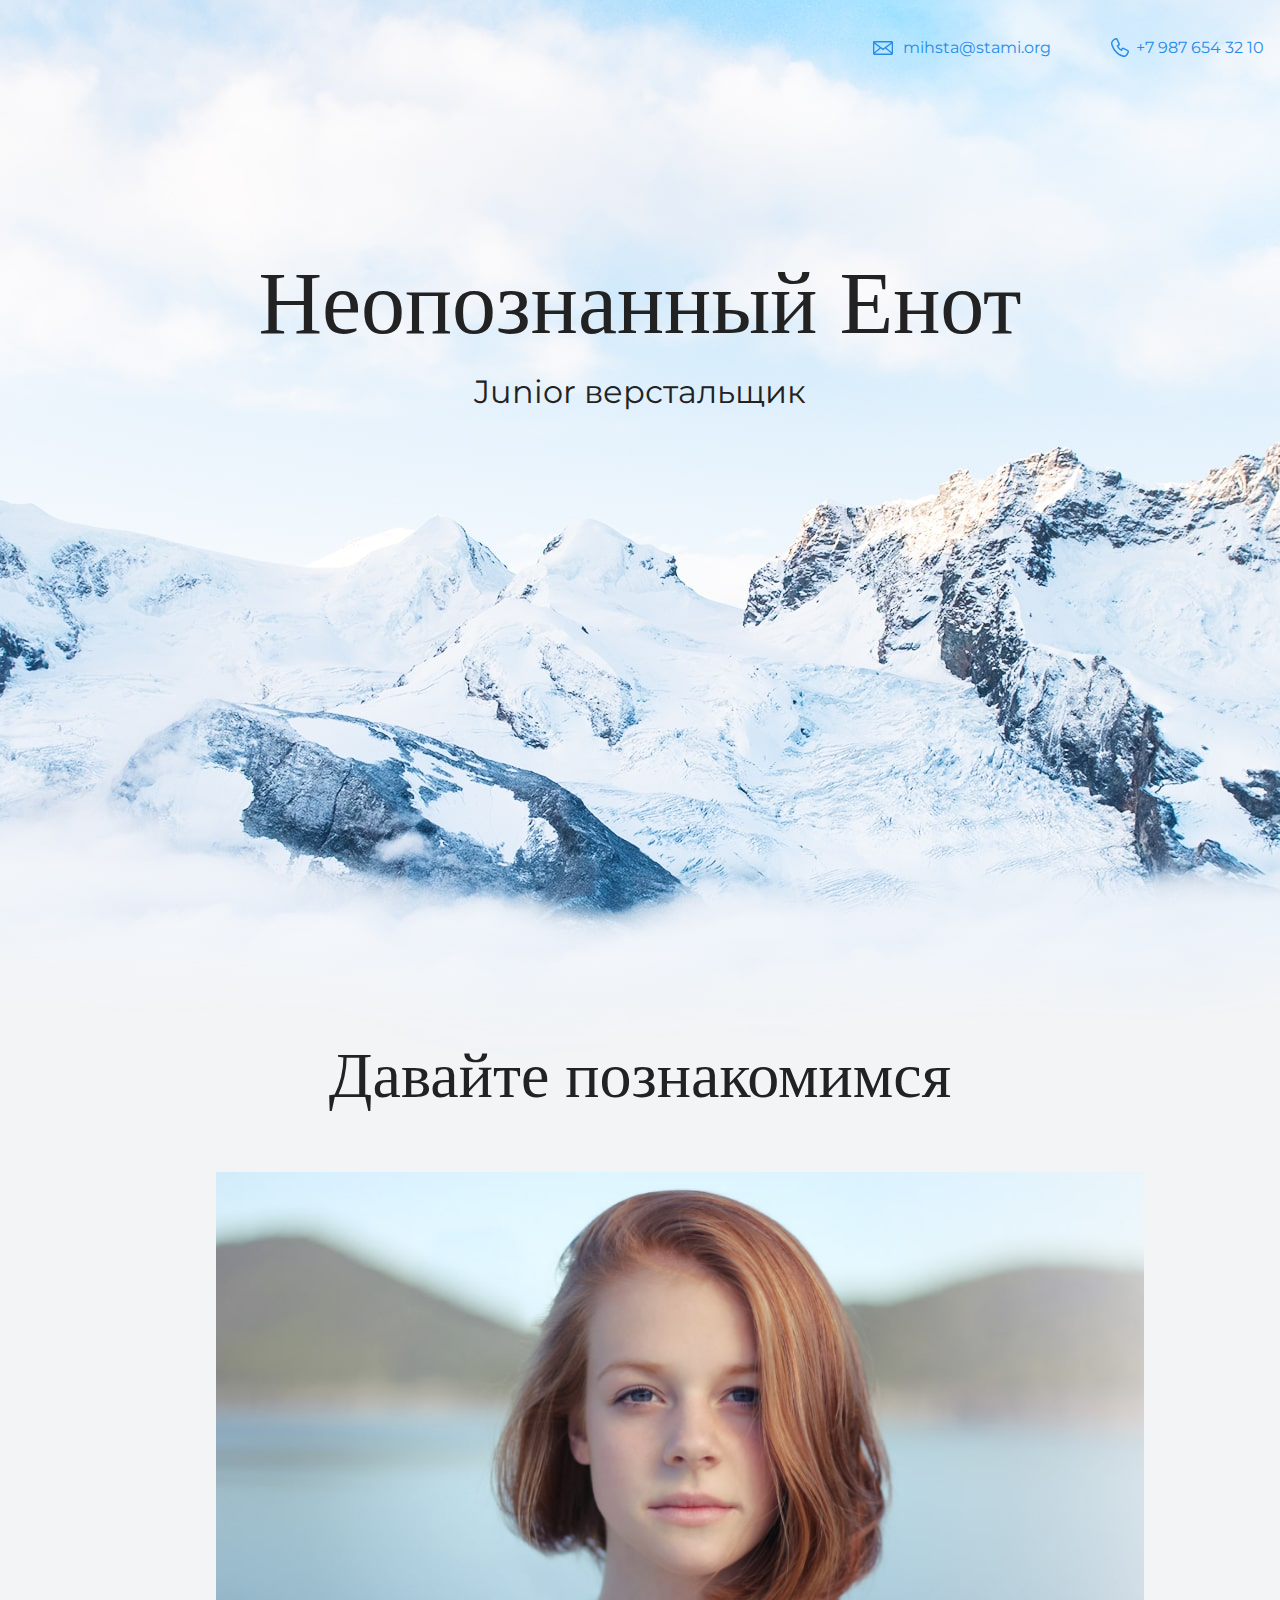
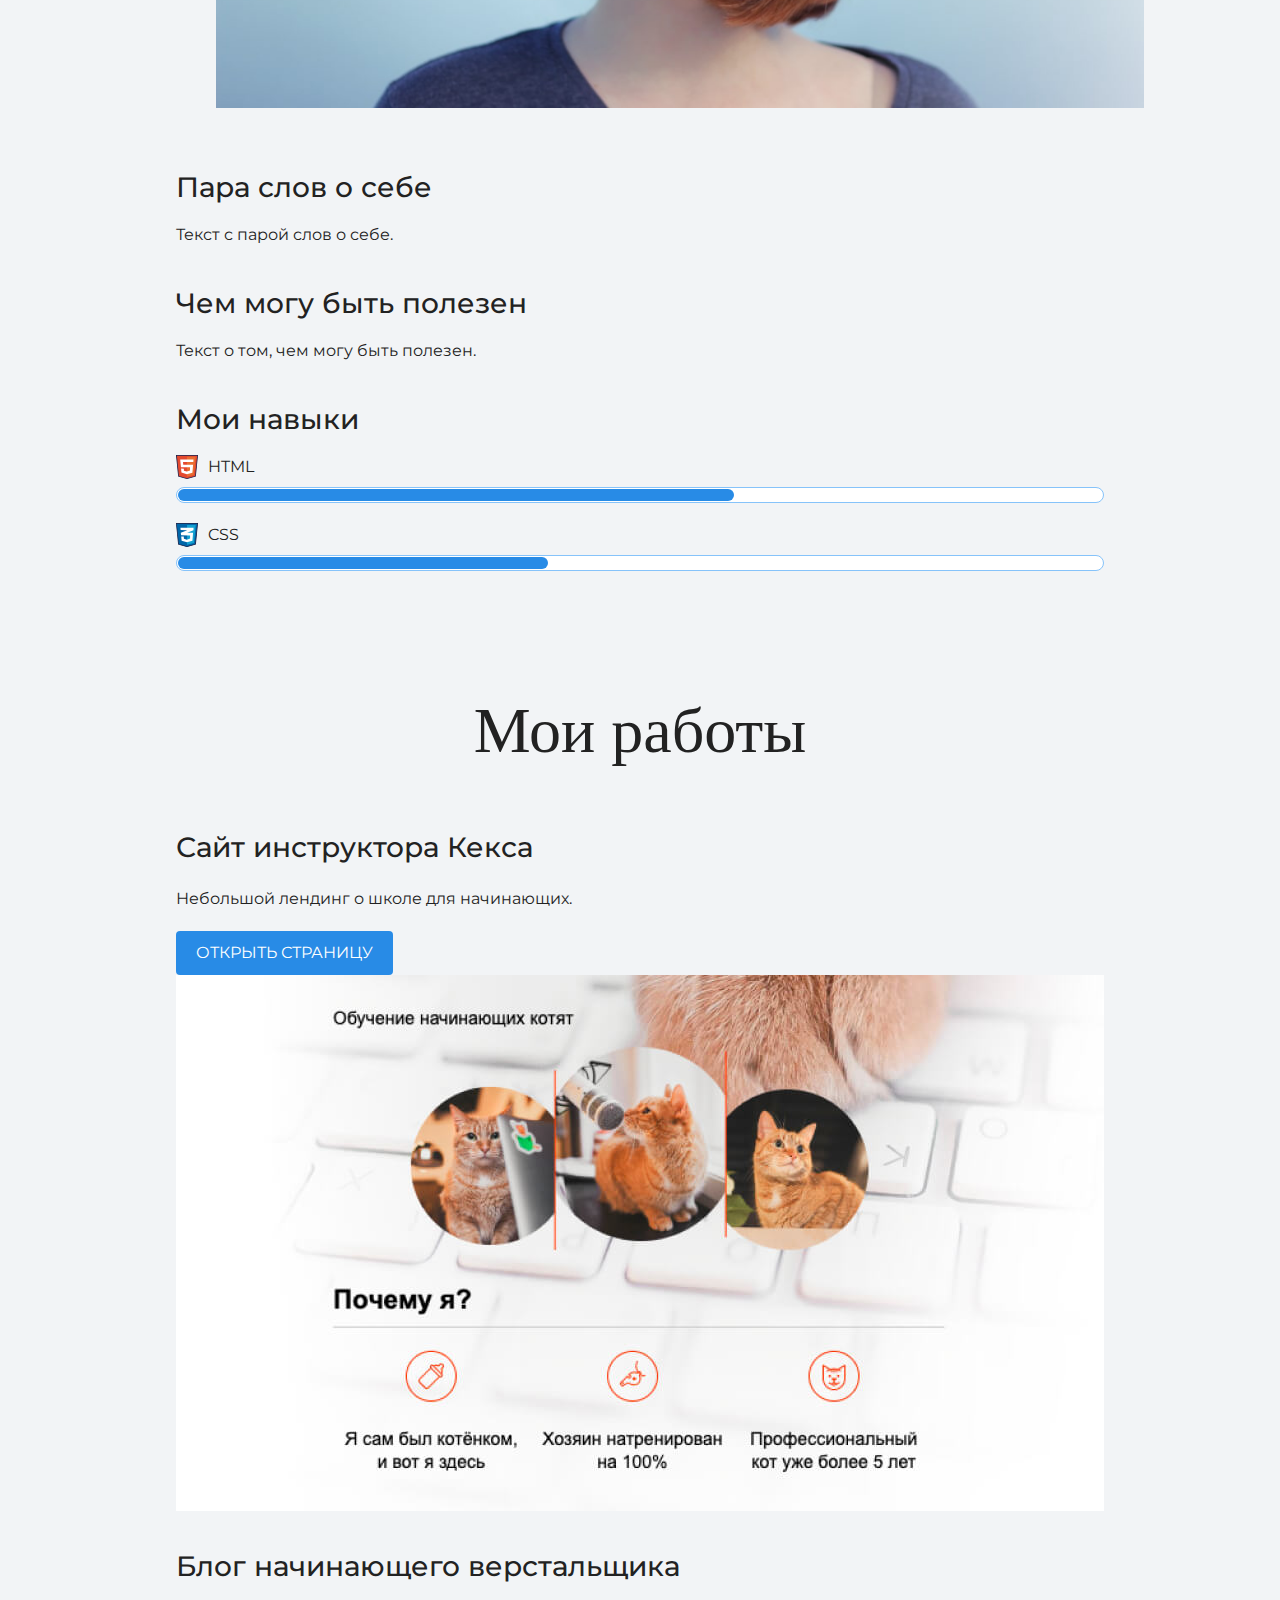
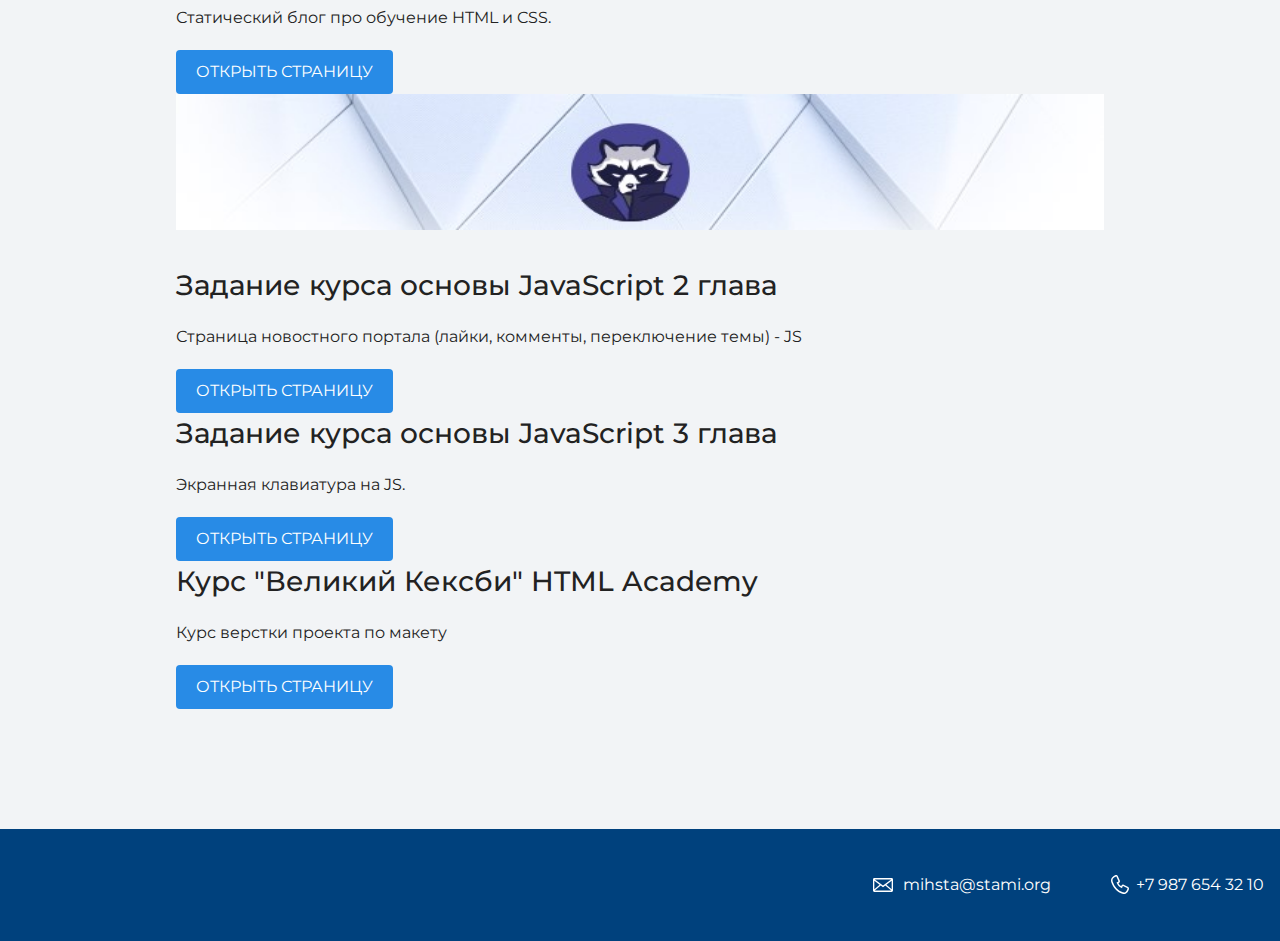
<file: index.html>
<!DOCTYPE html>
<html lang="ru">
	<head>
		<meta charset="UTF-8">
		<link rel="stylesheet" href="style.css">
		<link rel="stylesheet" href="https://fonts.googleapis.com/css?family=Montserrat:400,500,700|Old+Standard+TT&display=swap&subset=cyrillic">
		<title>Портфолио Junior верстальщика</title>
	</head>
	<body>
		<header class="page-header">
			<div class="container">
				<a href="mailto:mihsta@stami.org" class="header-email">mihsta@stami.org</a>
				<a href="tel:+79876543210" class="header-phone">+7 987 654 32 10</a>
			</div>
		</header>
		<section class="hero-image">
			<div class="container">
				<h1 class="heading">Неопознанный Енот</h1>
				<p>Junior верстальщик</p>
			</div>
		</section>
		<section class="intro">
			<div class="container">
				<h2 class="subheading">Давайте познакомимся</h2>
				<figure>
					<img src="files/user.jpg" width="928" height="536" alt="Фотография Неопознанного Енота" class="user-image">
				</figure>
				<h3>Пара слов о себе</h3>
				<p>Текст с парой слов о себе.</p>
				<h3>Чем могу быть полезен</h3>
				<p>Текст о том, чем могу быть полезен.</p>
				<div class="skills">
					<h3>Мои навыки</h3>
					<dl class="skills-list">
						<dt class="skill-html">HTML</dt>
						<dd class="level"><div style="width: 60%;">60%</div></dd>
						<dt class="skill-css">CSS</dt>
						<dd class="level"><div style="width: 40%;">40%</div></dd>
					</dl>
				</div>
			</div>
		</section>
		<section class="portfolio">
			<div class="container">
				<h2 class="subheading">Мои работы</h2>				
				<h3>Сайт инструктора Кекса</h3>
				<p>Небольшой лендинг о школе для начинающих.</p>
				<a class="button" href="source/project1/index.html">Открыть страницу</a>
				<figure class="project-image">
					<img src="files/project1.jpg" width="928" height="536" alt="Cайт инструктора Кекса">
				</figure>
				<h3>Блог начинающего верстальщика</h3>
				<p>Статический блог про обучение HTML и CSS.</p>
				<a class="button" href="source/project2/index.html">Открыть страницу</a>
				<figure class="project-image">
					<img src="files/project2.jpg" width="928" height="136" alt="Cайт инструктора Кекса">
				</figure>				
				<h3>Задание курса основы JavaScript 2 глава</h3>
				<p>Страница новостного портала (лайки, комменты, переключение темы) - JS</p>
				<a class="button" href="source/project4/index.html">Открыть страницу</a>
				<h3>Задание курса основы JavaScript 3 глава</h3>
				<p>Экранная клавиатура на JS.</p>
				<a class="button" href="source/project3/index.html">Открыть страницу</a>
				<h3>Курс "Великий Кексби" HTML Academy</h3>
				<p>Курс верстки проекта по макету</p>
				<a class="button" href="source/keksby/index.html">Открыть страницу</a>																
			</div>
		</section>
		<footer class="page-footer">
			<div class="container">
				<a class="footer-email" href="mailto:mihsta@stami.org">mihsta@stami.org</a>
				<a class="footer-phone" href="tel:+79876543210">+7 987 654 32 10</a>
			</div>
		</footer>
	</body>
</html>
</file>
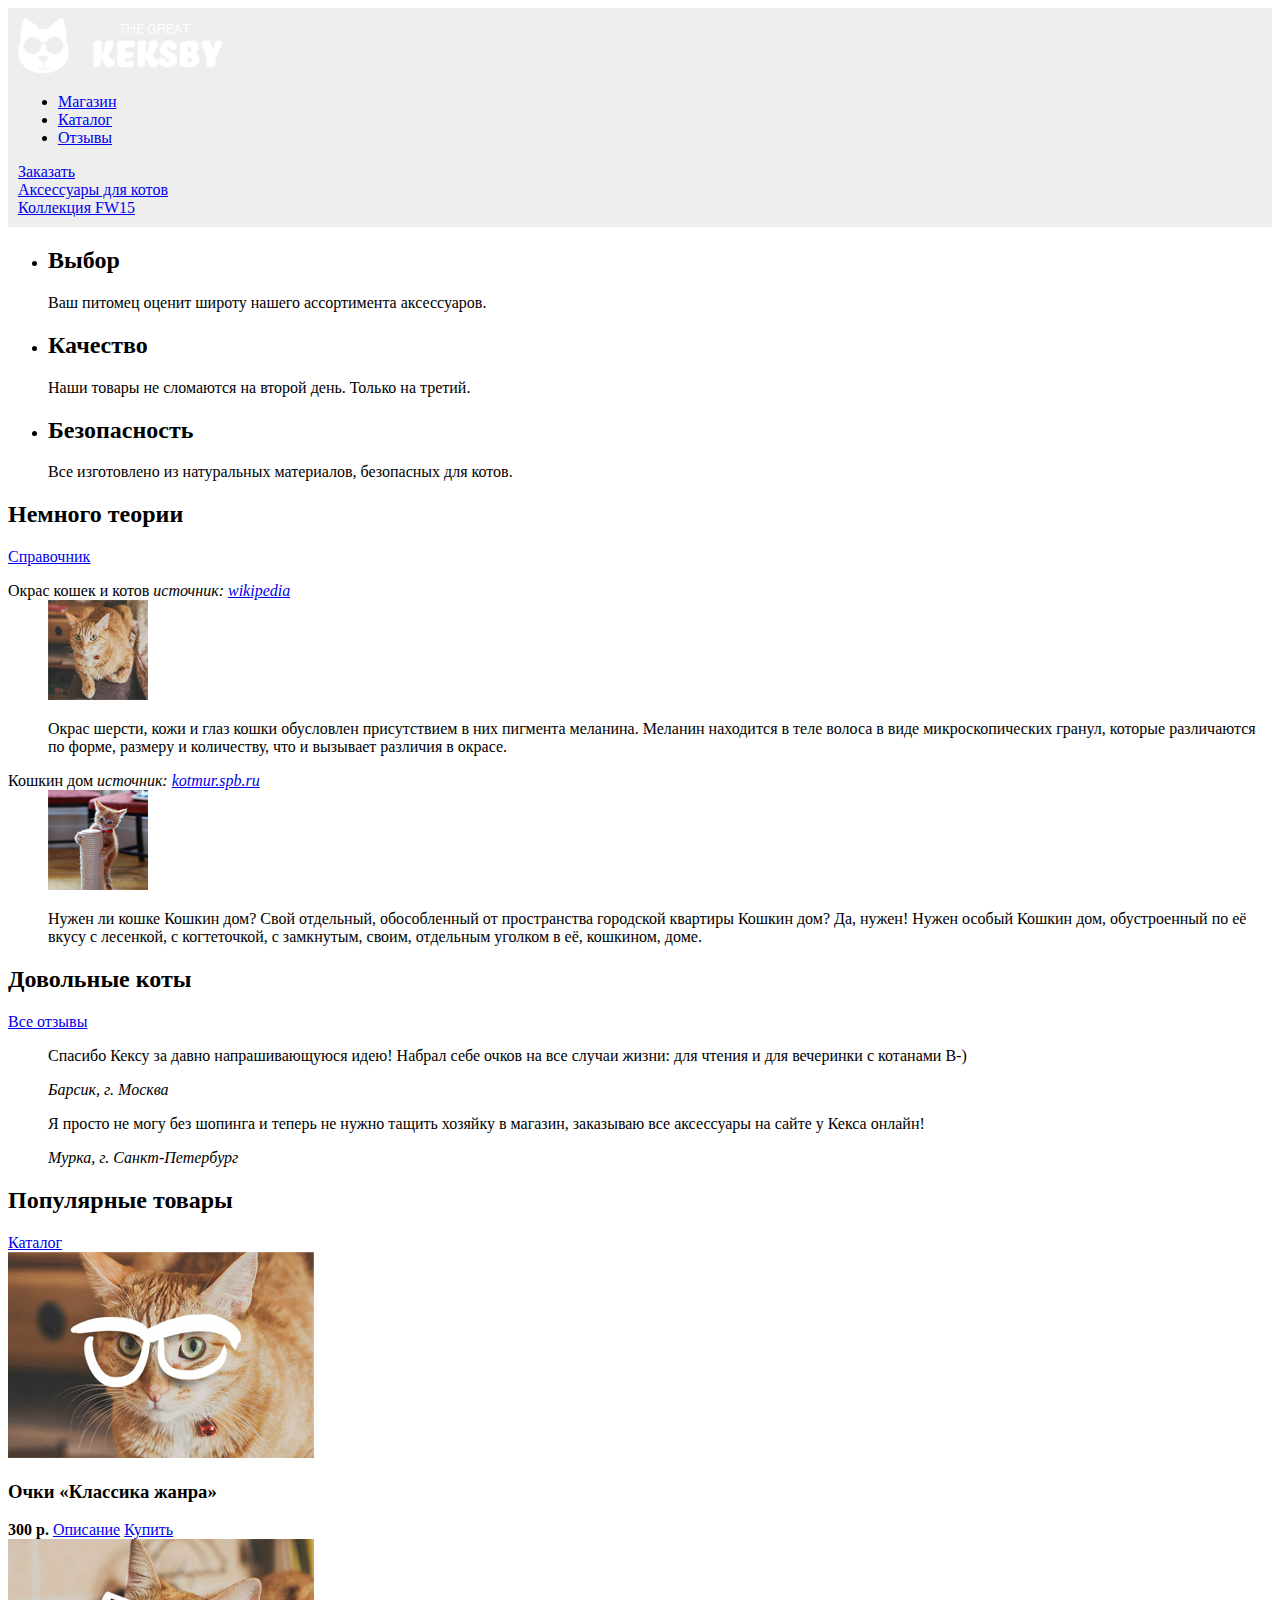
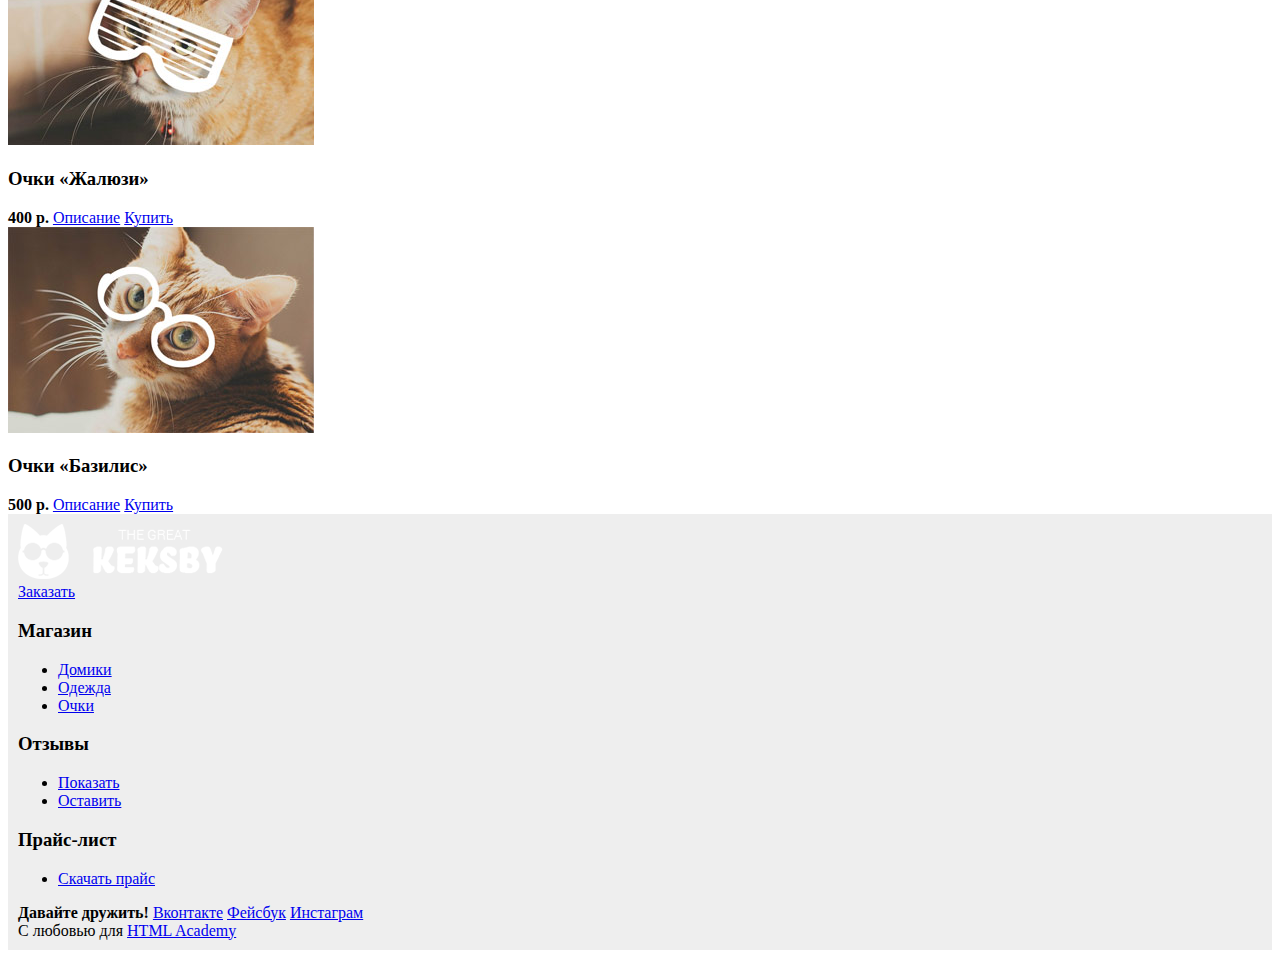
<file: source/keksby/index.html>
<!DOCTYPE HTML>
<html lang="ru">
  <head>
    <meta charset="utf-8">
    <title>The Great Keksby</title>
    <link rel="stylesheet" href="css/style.css">
  </head>
  <body>
    <div class="page-header">
      <div class="header-top">
        <div class="header-logo">
          <img src="img/logo.png" alt="The Great Keksby" width="205" height="55">
        </div>
        <ul class="main-nav">
          <li><a href="#">Магазин</a></li>
          <li><a href="#">Каталог</a></li>
          <li><a href="#">Отзывы</a></li>
        </ul>
        <a class="btn" href="#">Заказать</a>
      </div>
      <div class="promo">
        <a href="#">Аксессуары для котов<br> Коллекция FW15</a>
      </div>
    </div>


    <div class="features">
      <ul>
        <li class="feature-item">
          <h2>Выбор</h2>
          <p>Ваш питомец оценит широту нашего ассортимента аксессуаров.</p>
        </li>
        <li class="feature-item">
          <h2>Качество</h2>
          <p>Наши товары не сломаются на второй день. Только на третий.</p>
        </li>
        <li class="feature-item">
          <h2>Безопасность</h2>
          <p>Все изготовлено из натуральных материалов, безопасных для котов.</p>
        </li>
      </ul>
    </div>


    <div class="cat-reference">
      <h2>Немного теории</h2>
      <a class="btn" href="#" title="Открыть справочник">Справочник</a>
      <dl>
        <dt>
          Окрас кошек и котов
          <i>источник: <a target="_blank" href="https://ru.wikipedia.org">wikipedia</a></i>
        </dt>
        <dd>
          <img src="img/article-1.jpg" alt="Окрас кошек и котов" width="100" height="100">
          <p>Окрас шерсти, кожи и глаз кошки обусловлен присутствием в них пигмента меланина. Меланин находится в теле волоса в виде микроскопических гранул, которые различаются по форме, размеру и количеству, что и вызывает различия в окрасе.</p>
        </dd>
        <dt>
          Кошкин дом
          <i>источник: <a target="_blank" href="http://kotmur.spb.ru">kotmur.spb.ru</a></i>
        </dt>
        <dd>
          <img src="img/article-2.jpg" alt="Кошкин дом" width="100" height="100">
          <p>Нужен ли кошке Кошкин дом? Свой отдельный, обособленный от пространства городской квартиры Кошкин дом? Да, нужен! Нужен особый Кошкин дом, обустроенный по её вкусу с лесенкой, с когтеточкой, с замкнутым, своим, отдельным уголком в её, кошкином, доме.</p>
        </dd>
      </dl>
    </div>


    <div class="reviews">
      <h2>Довольные коты</h2>
      <a class="btn" href="#" title="Посмотреть все отзывы">Все отзывы</a>
      <div class="reviews-list">
        <blockquote class="review-item">
          <p>Спасибо Кексу за давно напрашивающуюся идею! Набрал себе очков на все случаи жизни: для чтения и для вечеринки с котанами B-)</p>
          <cite>Барсик, г. Москва</cite>
        </blockquote>
        <blockquote class="review-item">
          <p>Я просто не могу без шопинга и теперь не нужно тащить хозяйку в магазин, заказываю все аксессуары на сайте у Кекса онлайн!</p>
          <cite>Мурка, г. Санкт-Петербург</cite>
        </blockquote>
      </div>
    </div>


    <div class="popular-and-price">
      <h2>Популярные товары</h2>
      <a class="btn" href="#" title="Посмотреть все товары">Каталог</a>
      <div class="popular-items">
        <div class="catalog-item">
          <img src="img/glasses-1.jpg" alt="очки «Классика жанра»" width="306" height="206">
          <h3>Очки «Классика жанра»</h3>
          <b>300 р.</b>
          <a class="btn" href="#">Описание</a>
          <a class="btn" href="#">Купить</a>
        </div>
        <div class="catalog-item">
          <img src="img/glasses-2.jpg" alt="очки «Жалюзи»" width="306" height="206">
          <h3>Очки «Жалюзи»</h3>
          <b>400 р.</b>
          <a class="btn" href="#">Описание</a>
          <a class="btn" href="#">Купить</a>
        </div>
        <div class="catalog-item">
          <img src="img/glasses-3.jpg" alt="очки «Базилис»" width="306" height="206">
          <h3>Очки «Базилис»</h3>
          <b>500 р.</b>
          <a class="btn" href="#">Описание</a>
          <a class="btn" href="#">Купить</a>
        </div>
      </div>
    </div>


    <div class="page-footer">
      <div class="footer-top">
         <div class="footer-logo">
          <img src="img/logo.png" alt="The Great Keksby" width="205" height="55">
        </div>
        <a class="btn" href="#">Заказать</a>
      </div>

      <div class="footer-middle">
        <div class="footer-menu">
          <h3>Магазин</h3>
          <ul>
            <li><a href="#">Домики</a></li>
            <li><a href="#">Одежда</a></li>
            <li><a href="#">Очки</a></li>
          </ul>
        </div>
        <div class="footer-menu">
          <h3>Отзывы</h3>
          <ul>
            <li><a href="#">Показать</a></li>
            <li><a href="#">Оставить</a></li>
          </ul>
        </div>
        <div class="footer-menu">
          <h3>Прайс-лист</h3>
          <ul>
            <li><a href="#">Скачать прайс</a></li>
          </ul>
        </div>
      </div>

      <div class="footer-bottom">
        <div class="footer-social">
          <b>Давайте дружить!</b>
          <a class="social-btn" href="https://vk.com/htmlacademy">Вконтакте</a>
          <a class="social-btn" href="https://facebook.com/htmlacademy">Фейсбук</a>
          <a class="social-btn" href="https://instagram.com/htmlacademy">Инстаграм</a>
        </div>
        <div class="footer-copyright">
          С <span class="heart">любовью</span> для <a href="https://htmlacademy.ru">HTML Academy</a>
         </div>
      </div>
    </div>

  </body>
</html>
</file>
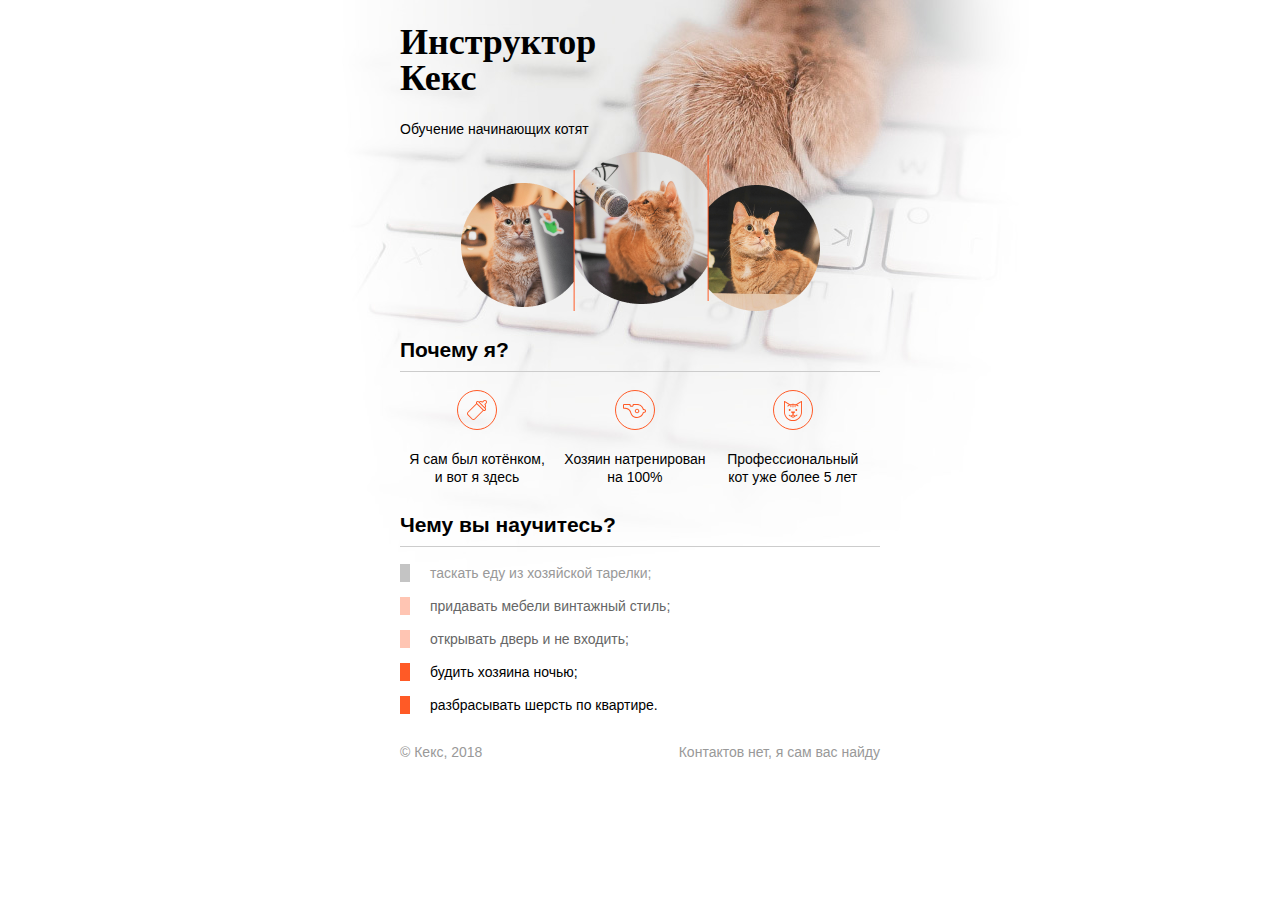
<file: source/project1/index.html>
<!DOCTYPE html>
<html lang="ru">
  <head>
    <meta charset="utf-8">
    <title>Инструктор Кекс</title>
    <link rel="stylesheet" href="style.css">
  </head>
  <body>
    <div class="container">
      <header class="site-header">
        <h1>Инструктор Кекс</h1>
        <p>Обучение начинающих котят</p>
        <img src="img/keks.png">
      </header>

      <section class="features">
        <h2>Почему я?</h2>
        <p class="feature-kitten">Я сам был котёнком, и вот я здесь</p>
        <p class="feature-train">Хозяин натренирован на 100%</p>
        <p class="feature-cat">Профессиональный кот уже более 5 лет</p>
      </section>

      <section class="skills">
        <h2>Чему вы научитесь?</h2>
        <ul class="skills-list">
          <li class="skills-item">таскать еду из хозяйской тарелки;</li>
          <li class="skills-item standart">придавать мебели винтажный стиль;</li>
          <li class="skills-item standart">открывать дверь и не входить;</li>
          <li class="skills-item vip">будить хозяина ночью;</li>
          <li class="skills-item vip">разбрасывать шерсть по квартире.</li>
        </ul>
      </section>

      <footer class="site-footer">
        <p>© Кекс, 2018</p>
        <p>Контактов нет, я сам вас найду</p>
      </footer>
    </div>
  </body>
</html>
</file>
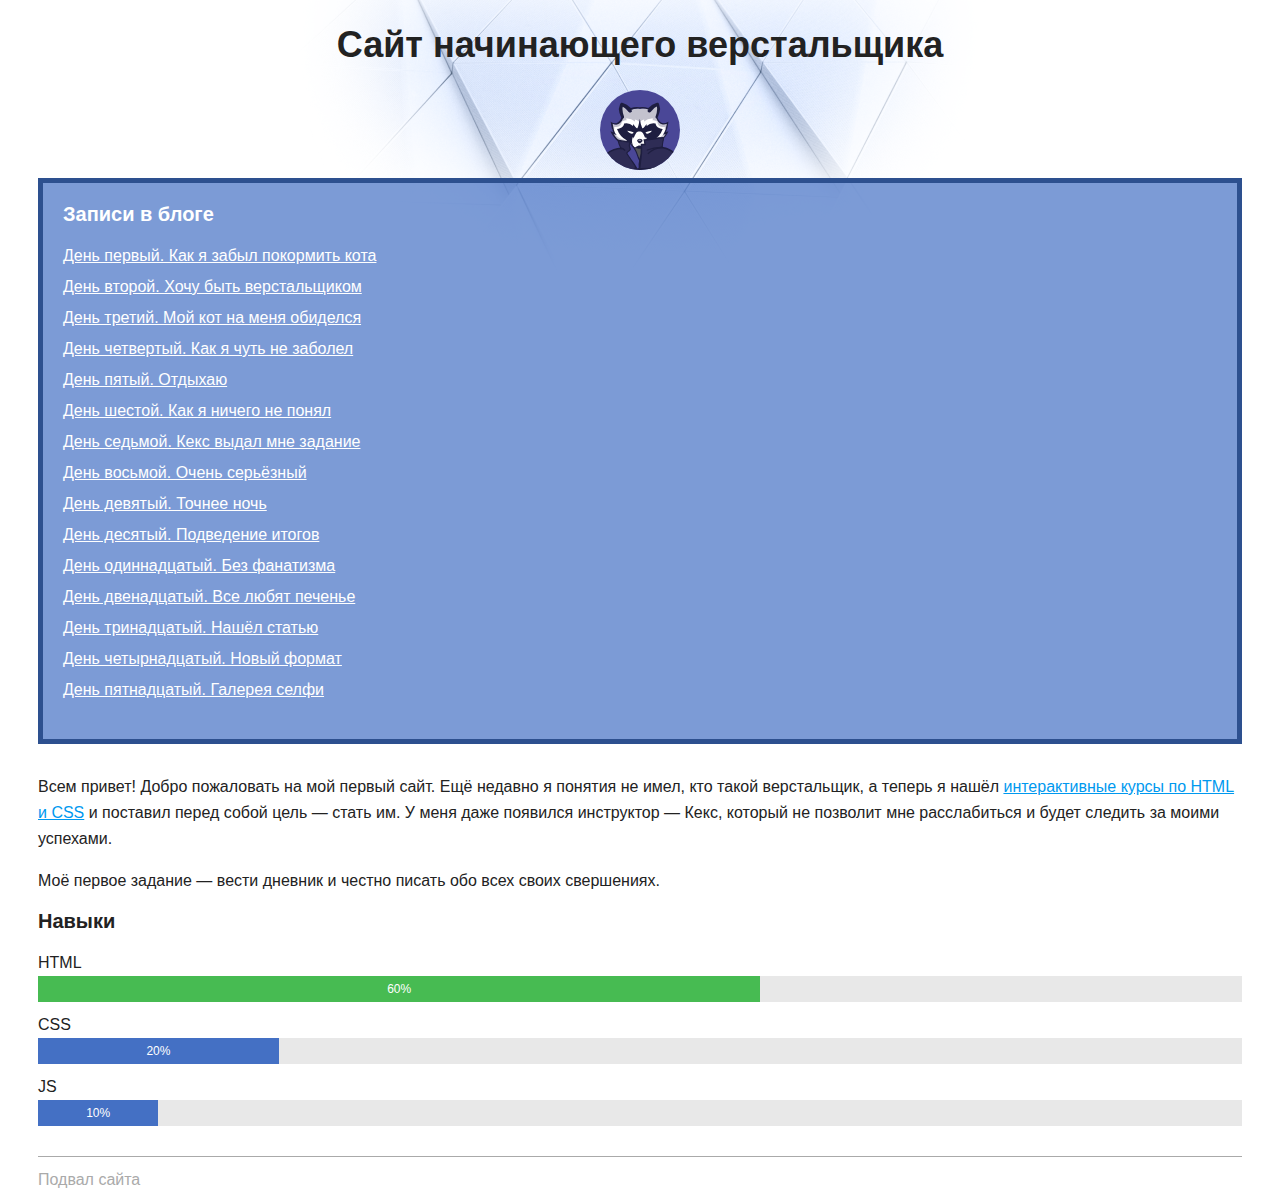
<file: source/project2/index.html>
<!DOCTYPE html>
<html lang="ru">
  <head>
    <meta charset="utf-8">
    <title>Сайт начинающего верстальщика</title>
    <link rel="stylesheet" href="style.css">
  </head>
  <body>
    <header>
      <h1 class="page-title">Сайт начинающего верстальщика</h1>
    </header>
    <main>
      <div class="avatar-container">
        <img class="avatar" src="img/raccoon.svg" width="80" height="80" alt="Аватарка">
      </div>
      <nav class="blog-navigation">
        <h2>Записи в блоге</h2>
        <ul>
          <li><a href="day-1.html">День первый. Как я забыл покормить кота</a></li>
          <li><a href="day-2.html">День второй. Хочу быть верстальщиком</a></li>
          <li><a href="day-3.html">День третий. Мой кот на меня обиделся</a></li>
          <li><a href="day-4.html">День четвертый. Как я чуть не заболел</a></li>
          <li><a href="day-5.html">День пятый. Отдыхаю</a></li>
          <li><a href="day-6.html">День шестой. Как я ничего не понял</a></li>
          <li><a href="day-7.html">День седьмой. Кекс выдал мне задание</a></li>
          <li><a href="day-8.html">День восьмой. Очень серьёзный</a></li>
          <li><a href="day-9.html">День девятый. Точнее ночь</a></li>
          <li><a href="day-10.html">День десятый. Подведение итогов</a></li>
          <li><a href="day-11.html">День одиннадцатый. Без фанатизма</a></li>
          <li><a href="day-12.html">День двенадцатый. Все любят печенье</a></li>
          <li><a href="day-13.html">День тринадцатый. Нашёл статью</a></li>
          <li><a href="day-14.html">День четырнадцатый. Новый формат</a></li>
          <li><a href="day-15.html">День пятнадцатый. Галерея селфи</a></li>
        </ul>
      </nav>
      <section>
        <p>Всем привет! Добро пожаловать на мой первый сайт. Ещё недавно я понятия не имел, кто такой верстальщик, а теперь я нашёл <a href="https://htmlacademy.ru/courses">интерактивные курсы по HTML и CSS</a> и поставил перед собой цель — стать им. У меня даже появился инструктор — Кекс, который не позволит мне расслабиться и будет следить за моими успехами.</p>
        <p>Моё первое задание — вести дневник и честно писать обо всех своих свершениях.</p>
      </section>
      <section>
        <h2>Навыки</h2>
        <dl class="skills">
          <dt>HTML</dt>
          <dd><div class="skills-level skills-level-ok" style="width: 60%;">60%</div></dd>
          <dt>CSS</dt>
          <dd><div class="skills-level" style="width: 20%;">20%</div></dd>
          <dt>JS</dt>
          <dd><div class="skills-level" style="width: 10%;">10%</div></dd>
        </dl>
      </section>
    </main>
    <footer>
      Подвал сайта
    </footer>
  </body>
</html>
</file>
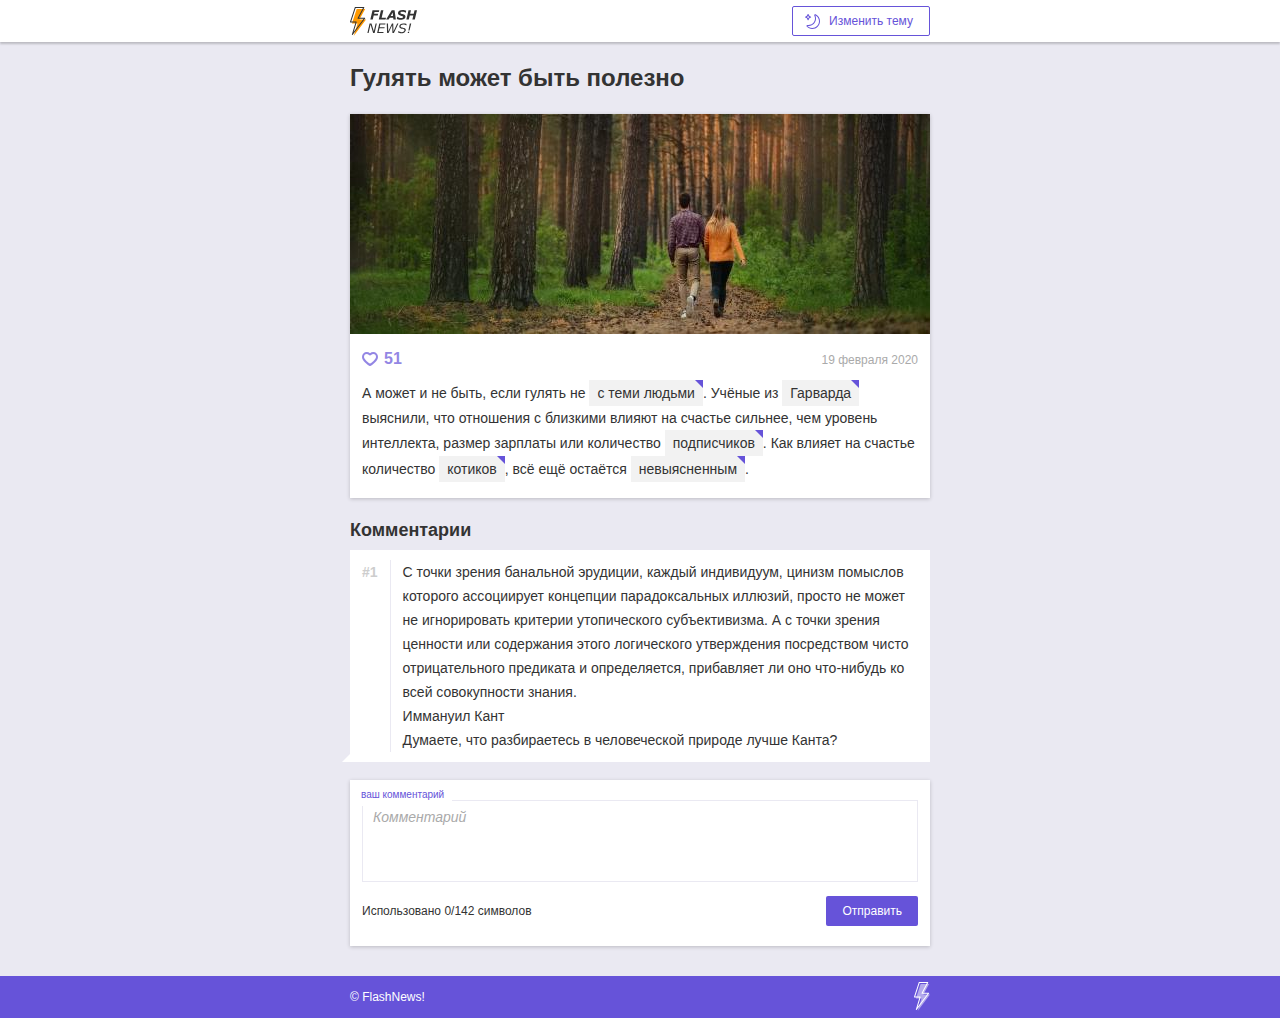
<file: source/project4/index.html>
<!DOCTYPE html>
<html lang="ru">
  <head>
    <meta charset="utf-8">
    <link rel="stylesheet" href="setting.css">
    <link rel="stylesheet" href="style.css">
    <title>FlashNews!</title>
  </head>

  <body class="page light-theme">
    <header class="page-header">
      <div class="container">
        <span class="header-logo">
          <img src="img/main-logo.svg" width="67" height="29" alt="Логотип портала FlashNews!">
        </span>
        <button class="theme-button" type="button">Изменить тему</button>
      </div>
    </header>

    <main class="inner-news">
      <div class="tooltip">
        <span class="tooltip-text"></span>
        <button class="button close-button" type="button"><span>Закрыть</span></button>
      </div>

      <article class="container">
        <h1 class="inner-heading">Гулять может быть полезно</h1>
        <div class="news-full">
          <img src="img/walk.jpg" alt="Люди гуляют">
          <div class="news-stats">
            <button class="heart" type="button"><span class="likes-number">51</span></button>
            <time datetime="2020-02-19">19 февраля 2020</time>
          </div>
          <p>А может и не быть, если гулять не <button class="tooltip-button" type="button" data-tooltip-text="или не там">с теми людьми</button>. Учёные из <button class="tooltip-button" type="button" data-tooltip-text="очень крутой университет">Гарварда</button> выяснили, что отношения с близкими влияют на счастье сильнее, чем уровень интеллекта, размер зарплаты или количество <button class="tooltip-button" type="button" data-tooltip-text="а ТЫ подписался на рассылку?">подписчиков</button>. Как влияет на счастье количество <button class="tooltip-button" type="button" data-tooltip-text="высший организм">котиков</button>, всё ещё остаётся <button class="tooltip-button" type="button" data-tooltip-text="нужно больше денег">невыясненным</button>.</p>
        </div>
        </article>

        <section class="comment-feed container">
          <h2>Комментарии</h2>
          <ol class="comment-list">
            <li class="user-comment">С точки зрения банальной эрудиции, каждый индивидуум, цинизм помыслов которого ассоциирует концепции парадоксальных иллюзий, просто не может не игнорировать критерии утопического субъективизма. А с точки зрения ценности или содержания этого логического утверждения посредством чисто отрицательного предиката и определяется, прибавляет ли оно что-нибудь ко всей совокупности знания.<br>
              Иммануил Кант<br>
            Думаете, что разбираетесь в человеческой природе лучше Канта?</li>
          </ol>
          <form action="https://echo.htmlacademy.ru/courses" method="post" class="comment-form">
            <div class="comment-inner">
              <label class="comment-label" for="comment-textarea">ваш комментарий</label>
              <textarea class="comment-field comment-area" rows="3" placeholder="Комментарий" required id="comment-textarea"></textarea>
            </div>
            <span class="text-counter">Использовано <span class="char-counter">0</span>/142 символов</span>
            <button class="button submit-button" type="submit">Отправить</button>
          </form>
        </section>
    </main>

      <footer class="page-footer">
        <div class="container">
          <p>© FlashNews!</p>
          <span class="footer-logo">
            <img src="img/white-logo.svg" alt="Логотип портала FlashNews!">
          </span>
        </div>
      </footer>

    <script src="themes.js"></script>
    <script src="likes.js"></script>
    <script src="comments.js"></script>
    <script src="tooltip.js"></script>
  </body>
</html>
</file>
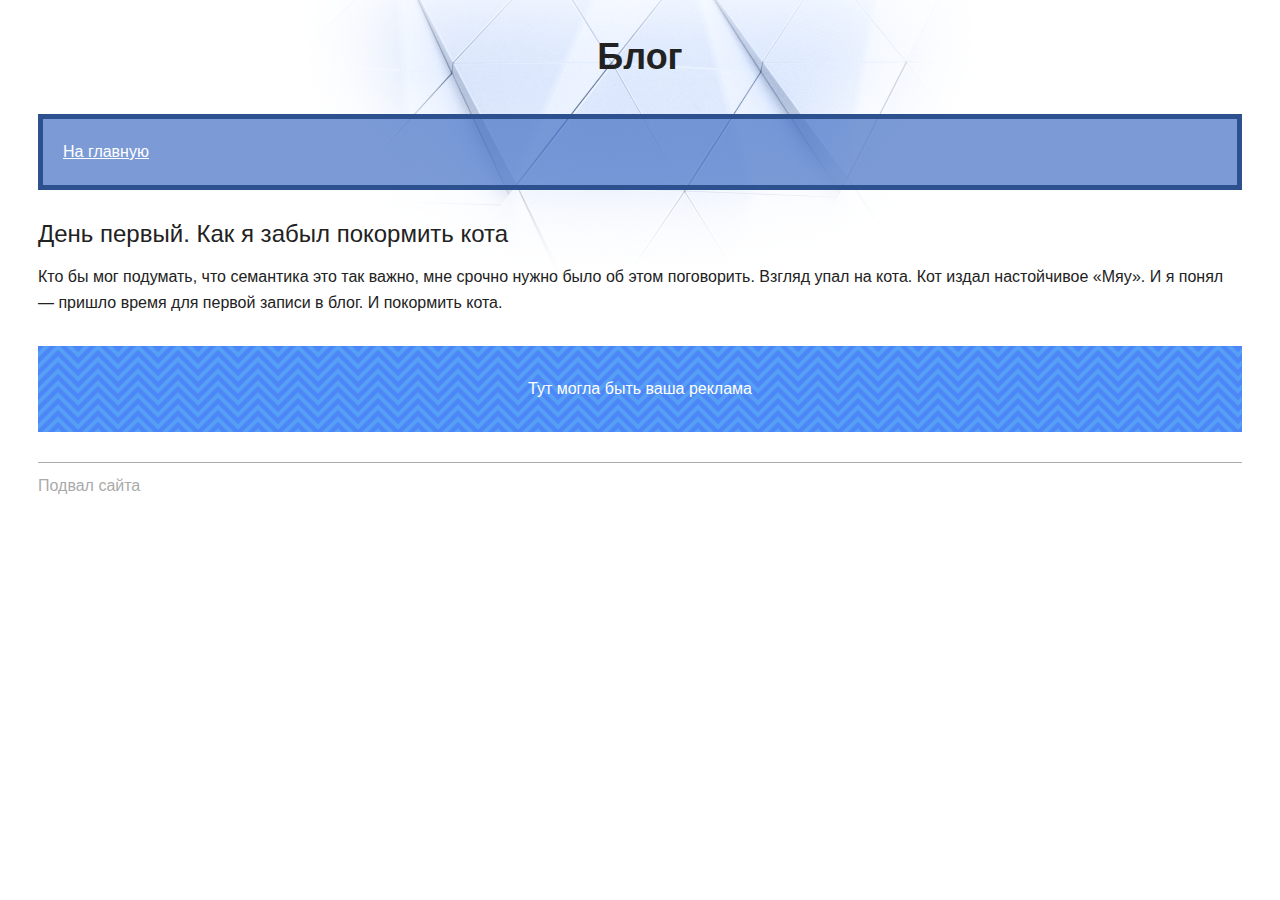
<file: source/project2/day-1.html>
<!DOCTYPE html>
<html lang="ru">
  <head>
    <meta charset="utf-8">
    <title>Дневник начинающего верстальщика</title>
    <link rel="stylesheet" href="style.css">
  </head>
  <body>
    <header>
      <p class="page-title">Блог</p>
      <nav class="blog-navigation">
        <a href="index.html">На главную</a>
      </nav>
    </header>
    <main>
      <article>
        <h1>День первый. Как я забыл покормить кота</h1>
        <p>Кто бы мог подумать, что семантика это так важно, мне срочно нужно было об этом поговорить. Взгляд упал на кота. Кот издал настойчивое «Мяу». И я понял — пришло время для первой записи в блог. И покормить кота.</p>
      </article>
      <aside class="partnership">
        Тут могла быть ваша реклама
      </aside>
    </main>
    <footer>
      Подвал сайта
    </footer>
  </body>
</html>
</file>
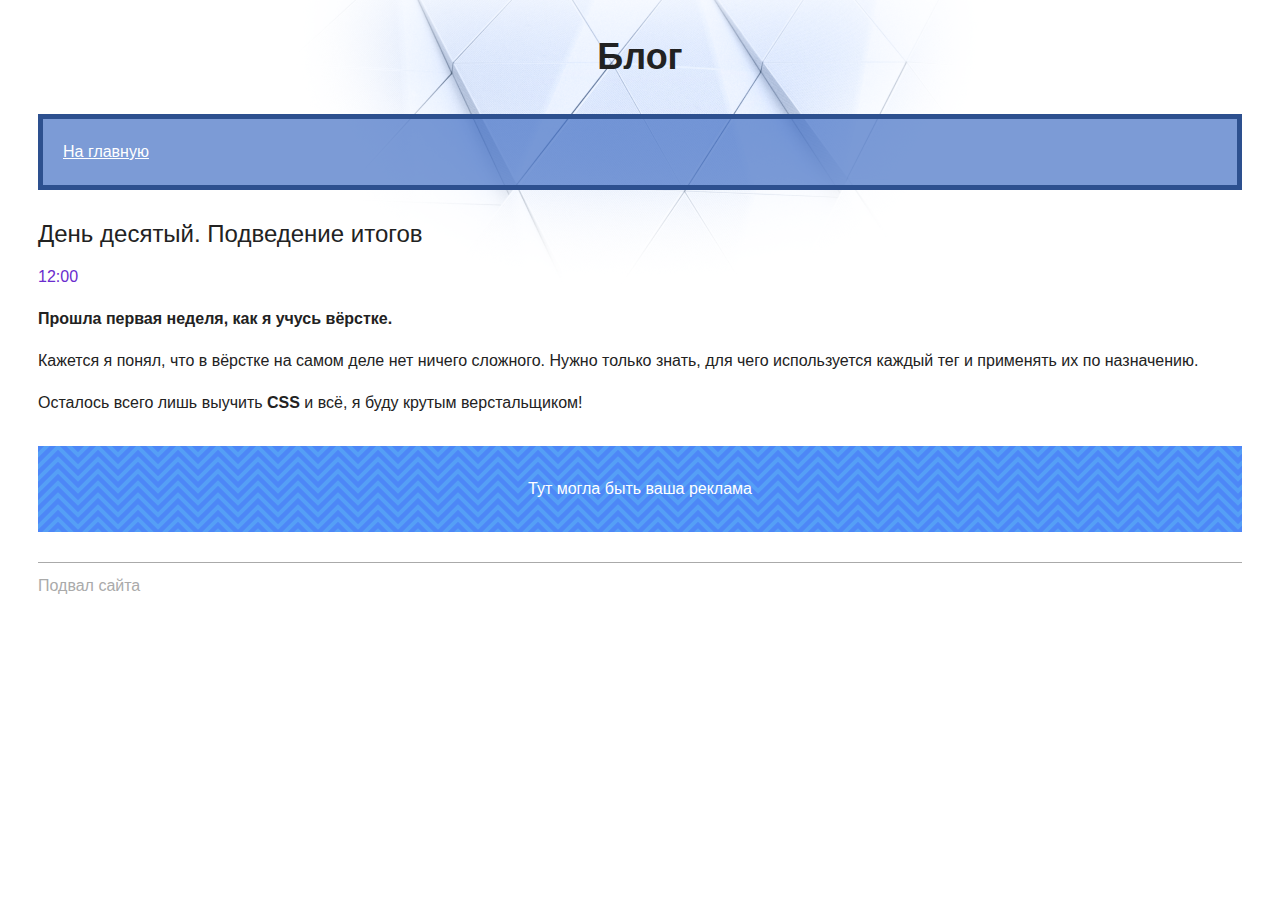
<file: source/project2/day-10.html>
<!DOCTYPE html>
<html lang="ru">
  <head>
    <meta charset="utf-8">
    <title>Сайт начинающего верстальщика</title>
    <link rel="stylesheet" href="style.css">
  </head>
  <body>
    <header>
      <p class="page-title">Блог</p>
      <nav class="blog-navigation">
        <a href="index.html">На главную</a>
      </nav>
    </header>
    <main>
      <article>
        <h1>День десятый. Подведение итогов</h1>
        <time datetime="2018-11-28T12:00">12:00</time>

        <p><b>Прошла первая неделя, как я учусь вёрстке.</b></p>

        <p>Кажется я понял, что в вёрстке на самом деле нет ничего сложного. Нужно только знать, для чего используется каждый тег и применять их по назначению.</p>

        <p>Осталось всего лишь выучить <strong>CSS</strong> и всё, я буду крутым верстальщиком!</p>
      </article>
      <aside class="partnership">
        Тут могла быть ваша реклама
      </aside>
    </main>
    <footer>
      Подвал сайта
    </footer>
  </body>
</html>
</file>
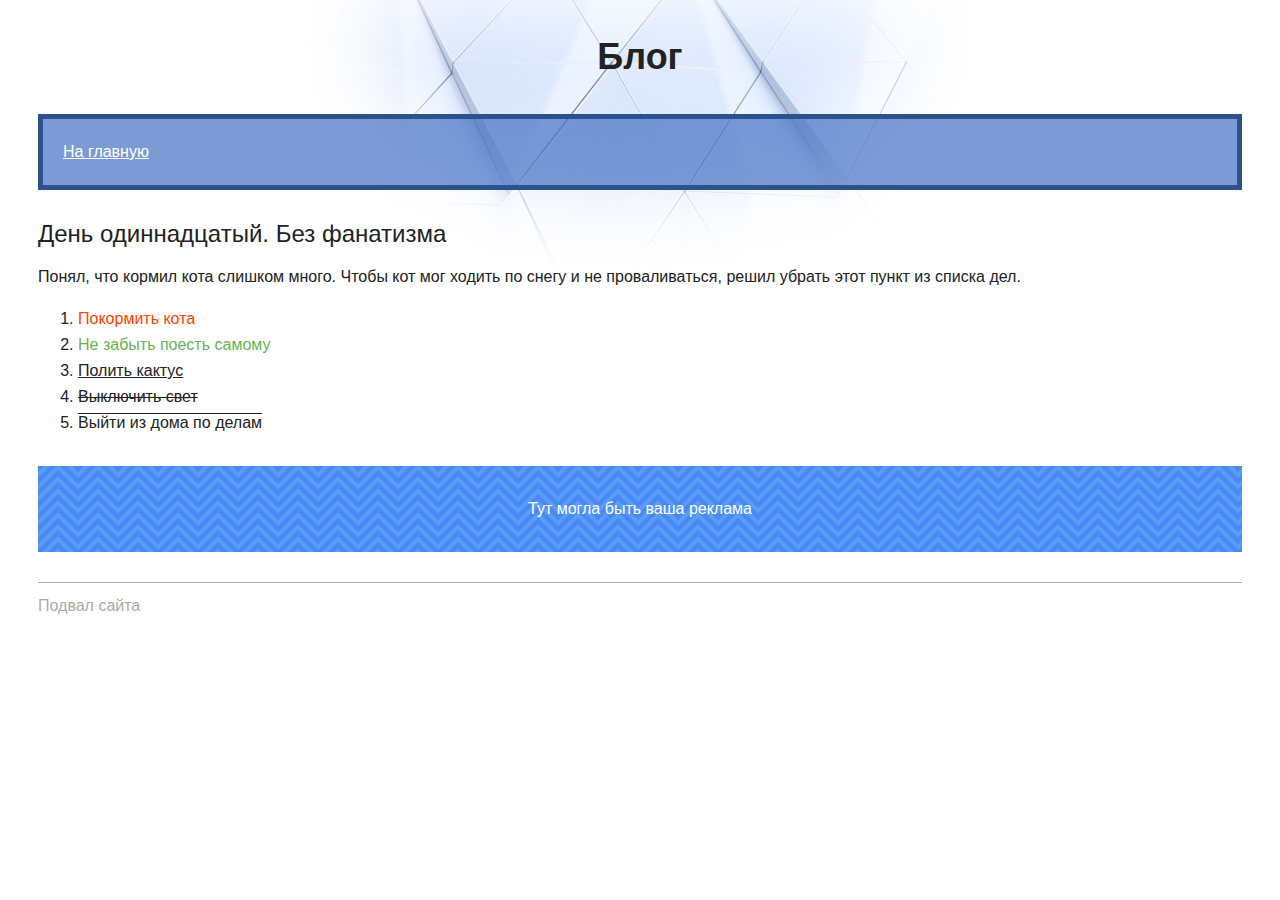
<file: source/project2/day-11.html>
<!DOCTYPE html>
<html lang="ru">
  <head>
    <meta charset="utf-8">
    <title>Сайт начинающего верстальщика</title>
    <link rel="stylesheet" href="style.css">
  </head>
  <body>
    <header>
      <p class="page-title">Блог</p>
      <nav class="blog-navigation">
        <a href="index.html">На главную</a>
      </nav>
    </header>
    <main>
      <article>
        <h1>День одиннадцатый. Без фанатизма</h1>
        <p>Понял, что кормил кота слишком много. Чтобы кот мог ходить по снегу и не проваливаться, решил убрать этот пункт из списка дел.</p>
        <ol>
          <li><del>Покормить кота</del></li>
          <li><ins>Не забыть поесть самому</ins></li>
          <li class="underline">Полить кактус</li>
          <li class="line-through">Выключить свет</li>
          <li class="overline">Выйти из дома по делам</li>
        </ol>
      </article>
      <aside class="partnership">
        Тут могла быть ваша реклама
      </aside>
    </main>
    <footer>
      Подвал сайта
    </footer>
  </body>
</html>
</file>
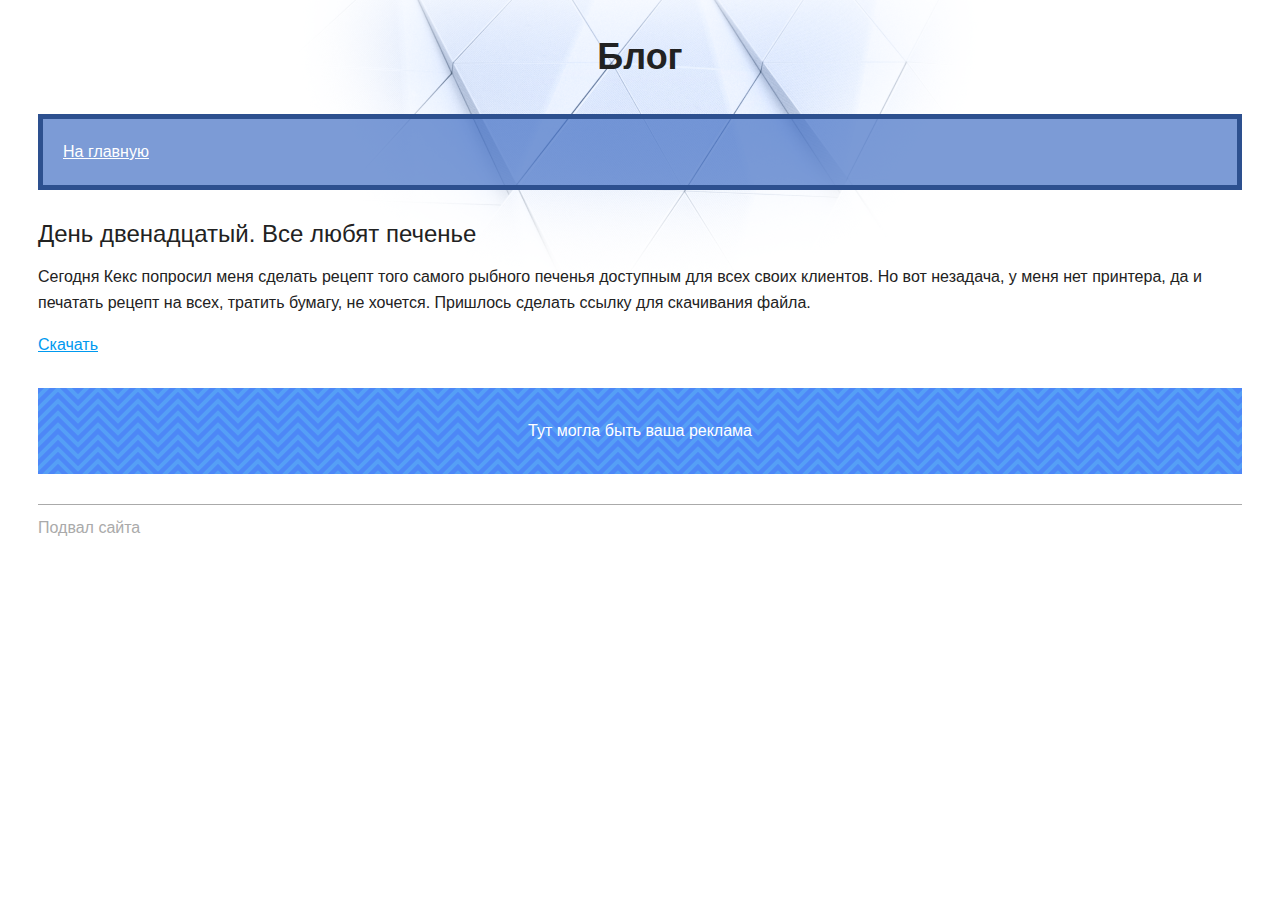
<file: source/project2/day-12.html>
<!DOCTYPE html>
<html lang="ru">
  <head>
    <meta charset="utf-8">
    <title>Сайт начинающего верстальщика</title>
    <link rel="stylesheet" href="style.css">
  </head>
  <body>
    <header>
      <p class="page-title">Блог</p>
      <nav class="blog-navigation">
        <a href="index.html">На главную</a>
      </nav>
    </header>
    <main>
      <article>
        <h1>День двенадцатый. Все любят печенье</h1>
        <p>Сегодня Кекс попросил меня сделать рецепт <a>того самого рыбного печенья</a> доступным для всех своих клиентов. Но вот незадача, у меня нет принтера, да и печатать рецепт на всех, тратить бумагу, не хочется. Пришлось сделать ссылку для скачивания файла.</p>
        <p>
          <a href="files/recipe.pdf" download>Скачать</a>
        </p>
      </article>
      <aside class="partnership">
        Тут могла быть ваша реклама
      </aside>
    </main>
    <footer>
      Подвал сайта
    </footer>
  </body>
</html>
</file>
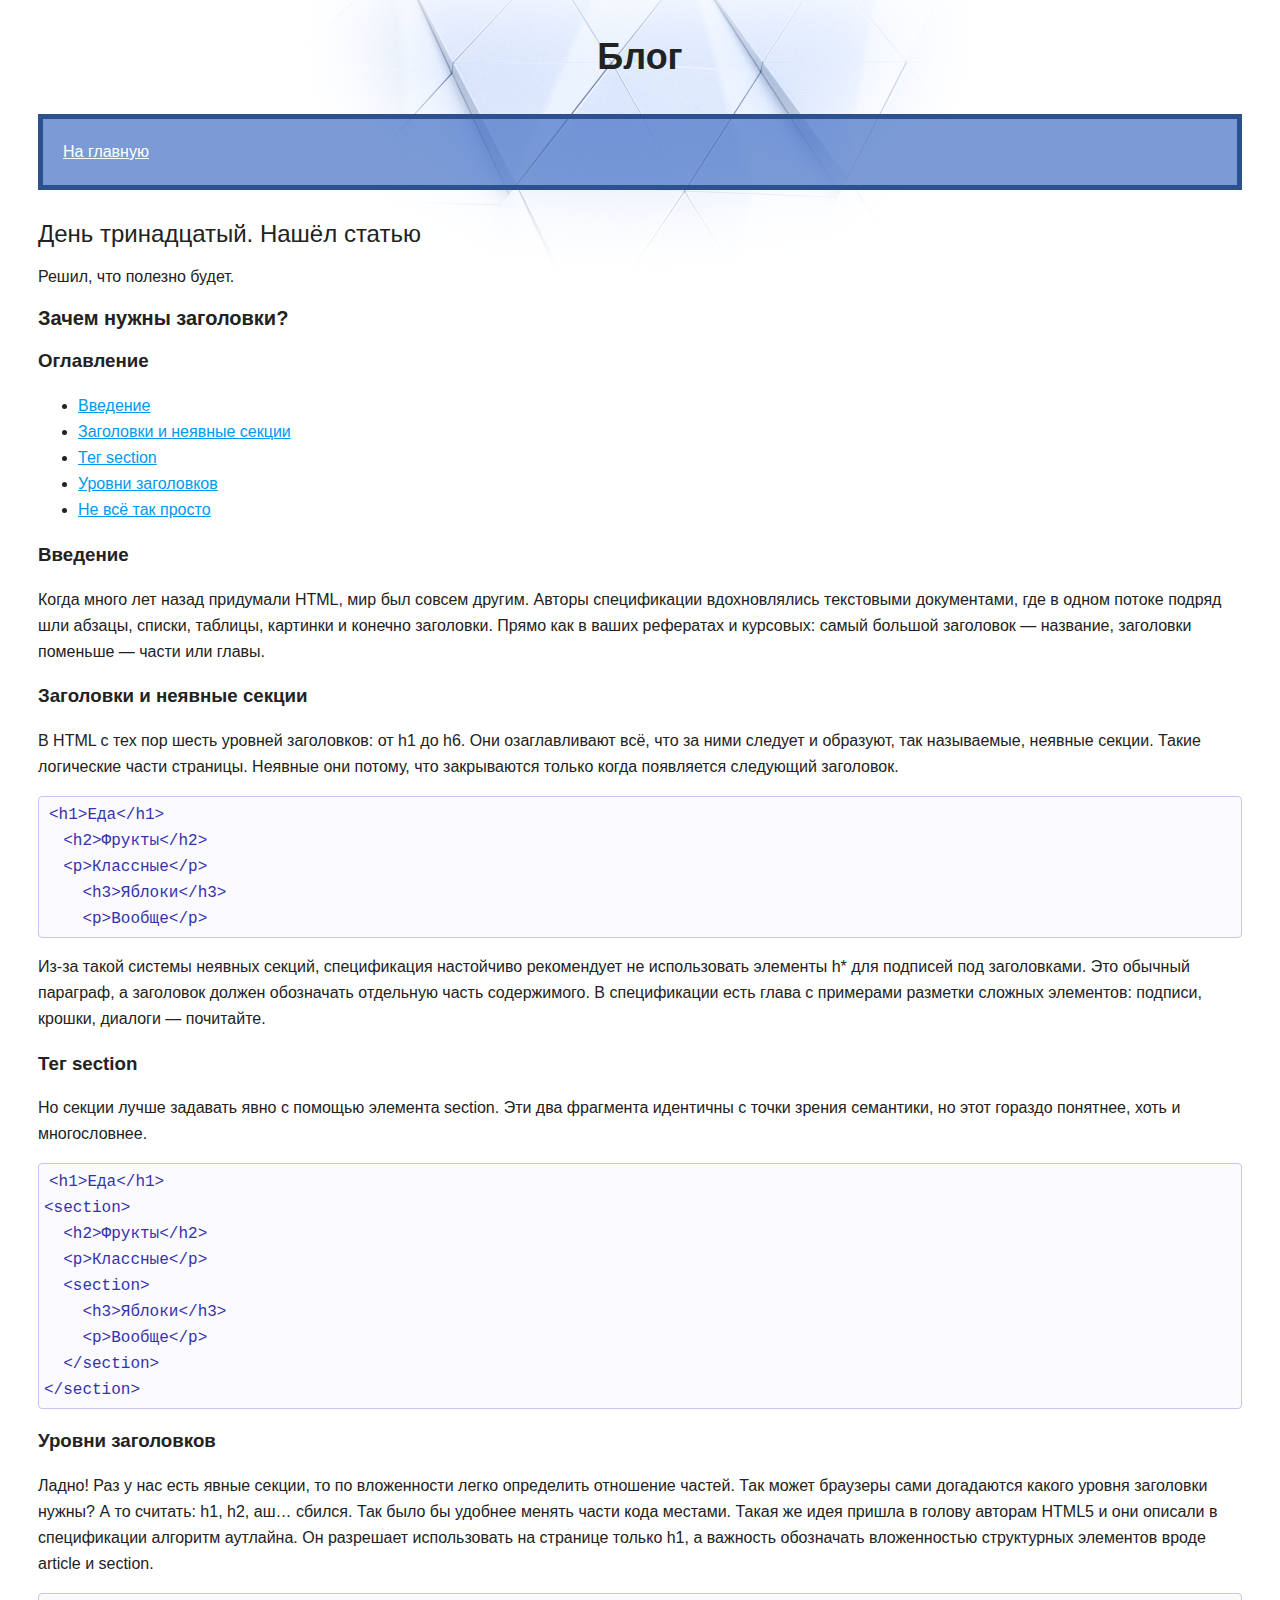
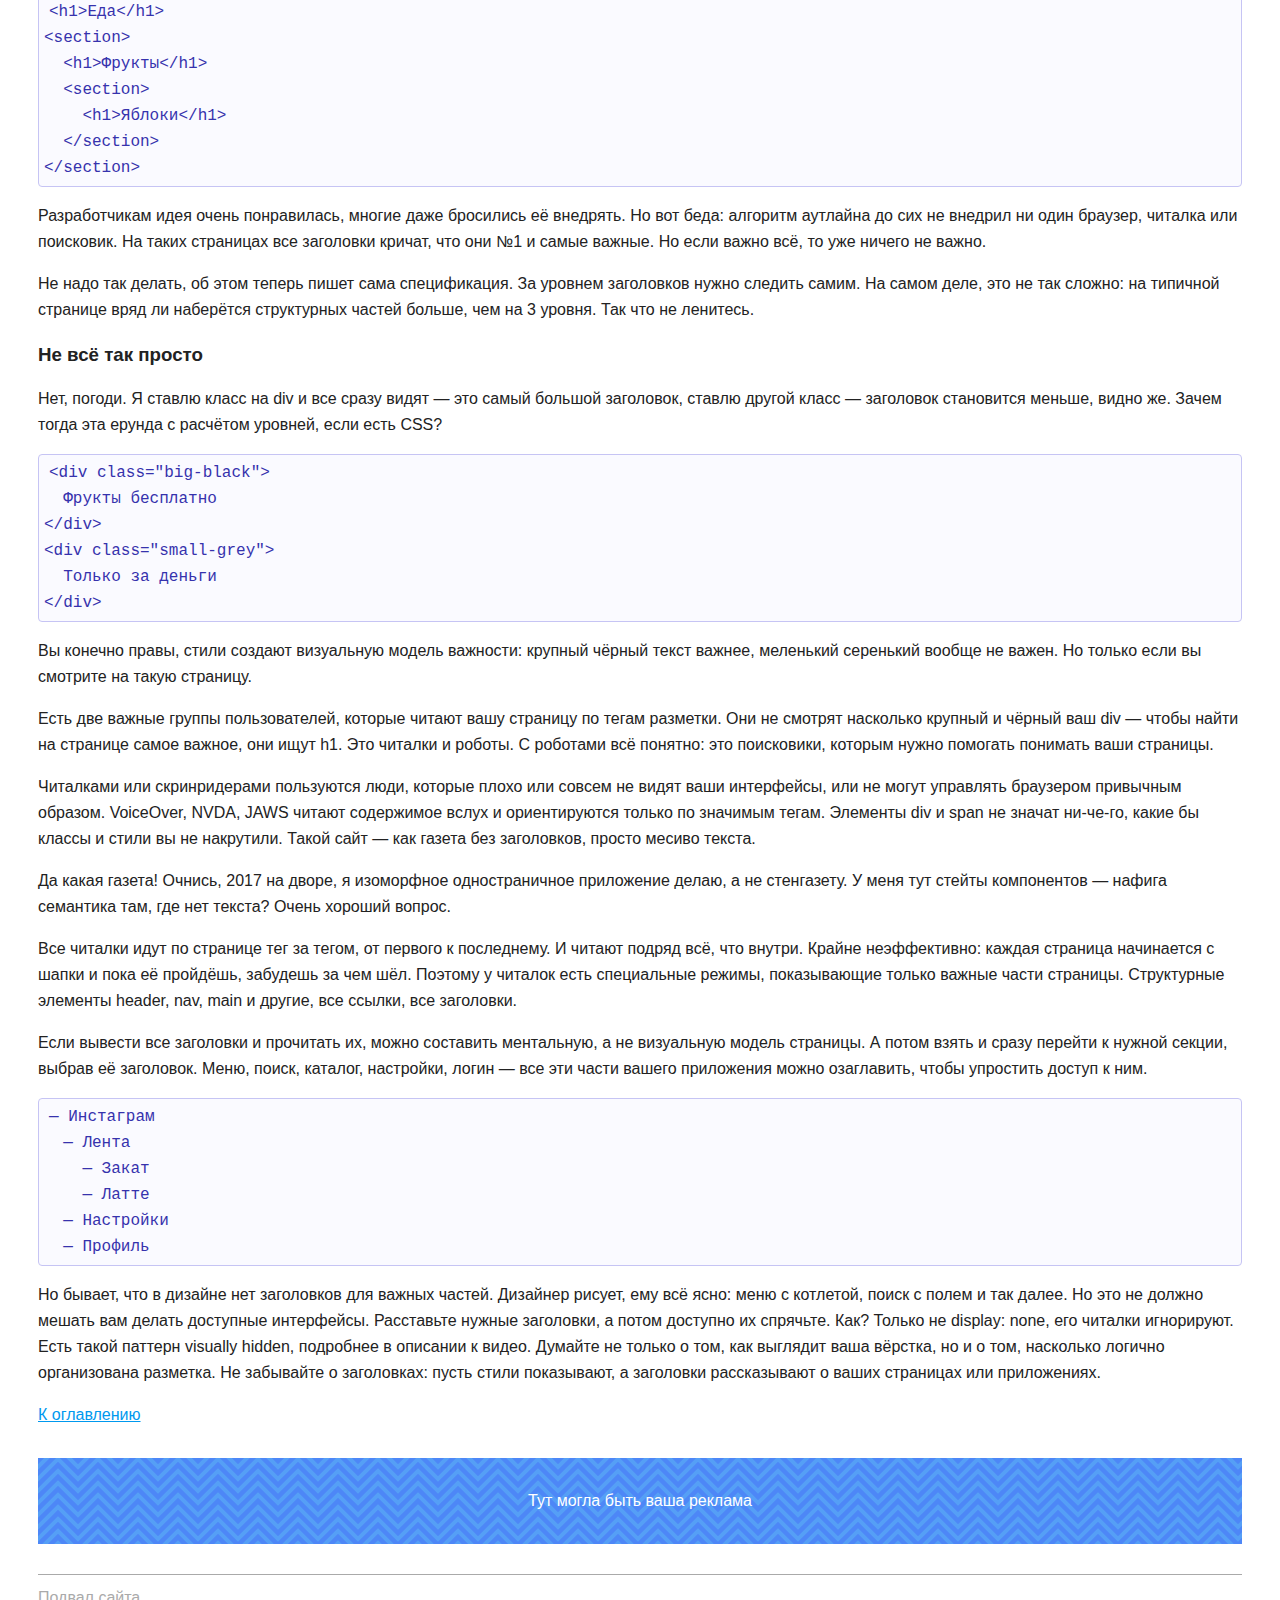
<file: source/project2/day-13.html>
<!DOCTYPE html>
<html lang="ru">
  <head>
    <meta charset="utf-8">
    <title>Сайт начинающего верстальщика</title>
    <link rel="stylesheet" href="style.css">
  </head>
  <body>
    <header>
      <p class="page-title">Блог</p>
      <nav class="blog-navigation">
        <a href="index.html">На главную</a>
      </nav>
    </header>
    <main>
      <article>
        <h1>День тринадцатый. Нашёл статью</h1>
        <p>Решил, что полезно будет.</p>

        <h2>Зачем нужны заголовки?</h2>

        <h3 id="content">Оглавление</h3>
        <ul>
          <li>
            <a href="#intro">Введение</a>
          </li>
          <li>
            <a href="#heading">Заголовки и неявные секции</a>
          </li>
          <li>
            <a href="#sections">Тег section</a>
          </li>
          <li>
            <a href="#levels">Уровни заголовков</a>
          </li>
          <li>
            <a href="#easy">Не всё так просто</a>
          </li>
        </ul>

        <article>
          <h3 id="intro">Введение</h3>

          <p>Когда много лет назад придумали HTML, мир был совсем другим. Авторы спецификации вдохновлялись текстовыми документами, где в одном потоке подряд шли абзацы, списки, таблицы, картинки и конечно заголовки. Прямо как в ваших рефератах и курсовых: самый большой заголовок — название, заголовки поменьше — части или главы.</p>

          <h3 id="heading">Заголовки и неявные секции</h3>

          <p>В HTML с тех пор шесть уровней заголовков: от h1 до h6. Они озаглавливают всё, что за ними следует и образуют, так называемые, неявные секции. Такие логические части страницы. Неявные они потому, что закрываются только когда появляется следующий заголовок.</p>

          <pre><code>&lt;h1&gt;Еда&lt;/h1&gt;
  &lt;h2&gt;Фрукты&lt;/h2&gt;
  &lt;p&gt;Классные&lt;/p&gt;
    &lt;h3&gt;Яблоки&lt;/h3&gt;
    &lt;p&gt;Вообще&lt;/p&gt;</code></pre>

          <p>Из-за такой системы неявных секций, спецификация настойчиво рекомендует не использовать элементы h* для подписей под заголовками. Это обычный параграф, а заголовок должен обозначать отдельную часть содержимого. В спецификации есть глава с примерами разметки сложных элементов: подписи, крошки, диалоги — почитайте.</p>

          <h3 id="sections">Тег section</h3>

          <p>Но секции лучше задавать явно с помощью элемента section. Эти два фрагмента идентичны с точки зрения семантики, но этот гораздо понятнее, хоть и многословнее.</p>
          <pre><code>&lt;h1&gt;Еда&lt;/h1&gt;
&lt;section&gt;
  &lt;h2&gt;Фрукты&lt;/h2&gt;
  &lt;p&gt;Классные&lt;/p&gt;
  &lt;section&gt;
    &lt;h3&gt;Яблоки&lt;/h3&gt;
    &lt;p&gt;Вообще&lt;/p&gt;
  &lt;/section&gt;
&lt;/section&gt;</code></pre>

          <h3 id="levels">Уровни заголовков</h3>

          <p>Ладно! Раз у нас есть явные секции, то по вложенности легко определить отношение частей. Так может браузеры сами догадаются какого уровня заголовки нужны? А то считать: h1, h2, аш… сбился. Так было бы удобнее менять части кода местами. Такая же идея пришла в голову авторам HTML5 и они описали в спецификации алгоритм аутлайна. Он разрешает использовать на странице только h1, а важность обозначать вложенностью структурных элементов вроде article и section.</p>

          <pre><code>&lt;h1&gt;Еда&lt;/h1&gt;
&lt;section&gt;
  &lt;h1&gt;Фрукты&lt;/h1&gt;
  &lt;section&gt;
    &lt;h1&gt;Яблоки&lt;/h1&gt;
  &lt;/section&gt;
&lt;/section&gt;</code></pre>

          <p>Разработчикам идея очень понравилась, многие даже бросились её внедрять. Но вот беда: алгоритм аутлайна до сих не внедрил ни один браузер, читалка или поисковик. На таких страницах все заголовки кричат, что они №1 и самые важные. Но если важно всё, то уже ничего не важно.</p>

          <p>Не надо так делать, об этом теперь пишет сама спецификация. За уровнем заголовков нужно следить самим. На самом деле, это не так сложно: на типичной странице вряд ли наберётся структурных частей больше, чем на 3 уровня. Так что не ленитесь.</p>

          <h3 id="easy">Не всё так просто</h3>

          <p>Нет, погоди. Я ставлю класс на div и все сразу видят — это самый большой заголовок, ставлю другой класс — заголовок становится меньше, видно же. Зачем тогда эта ерунда с расчётом уровней, если есть CSS?</p>

          <pre><code>&lt;div class="big-black"&gt;
  Фрукты бесплатно
&lt;/div&gt;
&lt;div class="small-grey"&gt;
  Только за деньги
&lt;/div&gt;</code></pre>

          <p>Вы конечно правы, стили создают визуальную модель важности: крупный чёрный текст важнее, меленький серенький вообще не важен. Но только если вы смотрите на такую страницу.</p>

          <p>Есть две важные группы пользователей, которые читают вашу страницу по тегам разметки. Они не смотрят насколько крупный и чёрный ваш div — чтобы найти на странице самое важное, они ищут h1. Это читалки и роботы. С роботами всё понятно: это поисковики, которым нужно помогать понимать ваши страницы.</p>

          <p>Читалками или скринридерами пользуются люди, которые плохо или совсем не видят ваши интерфейсы, или не могут управлять браузером привычным образом. VoiceOver, NVDA, JAWS читают содержимое вслух и ориентируются только по значимым тегам. Элементы div и span не значат ни-че-го, какие бы классы и стили вы не накрутили. Такой сайт — как газета без заголовков, просто месиво текста.</p>

          <p>Да какая газета! Очнись, 2017 на дворе, я изоморфное одностраничное приложение делаю, а не стенгазету. У меня тут стейты компонентов — нафига семантика там, где нет текста? Очень хороший вопрос.</p>

          <p>Все читалки идут по странице тег за тегом, от первого к последнему. И читают подряд всё, что внутри. Крайне неэффективно: каждая страница начинается с шапки и пока её пройдёшь, забудешь за чем шёл. Поэтому у читалок есть специальные режимы, показывающие только важные части страницы. Структурные элементы header, nav, main и другие, все ссылки, все заголовки.</p>

          <p>Если вывести все заголовки и прочитать их, можно составить ментальную, а не визуальную модель страницы. А потом взять и сразу перейти к нужной секции, выбрав её заголовок. Меню, поиск, каталог, настройки, логин — все эти части вашего приложения можно озаглавить, чтобы упростить доступ к ним.</p>

          <pre><code>— Инстаграм
  — Лента
    — Закат
    — Латте
  — Настройки
  — Профиль</code></pre>

          <p>Но бывает, что в дизайне нет заголовков для важных частей. Дизайнер рисует, ему всё ясно: меню с котлетой, поиск с полем и так далее. Но это не должно мешать вам делать доступные интерфейсы. Расставьте нужные заголовки, а потом доступно их спрячьте. Как? Только не display: none, его читалки игнорируют. Есть такой паттерн visually hidden, подробнее в описании к видео.

          Думайте не только о том, как выглядит ваша вёрстка, но и о том, насколько логично организована разметка. Не забывайте о заголовках: пусть стили показывают, а заголовки рассказывают о ваших страницах или приложениях.</p>

          <p>
            <a href="#content">К оглавлению</a>
          </p>
        </article>
      </article>
      <aside class="partnership">
        Тут могла быть ваша реклама
      </aside>
    </main>
    <footer>
      Подвал сайта
    </footer>
  </body>
</html>
</file>
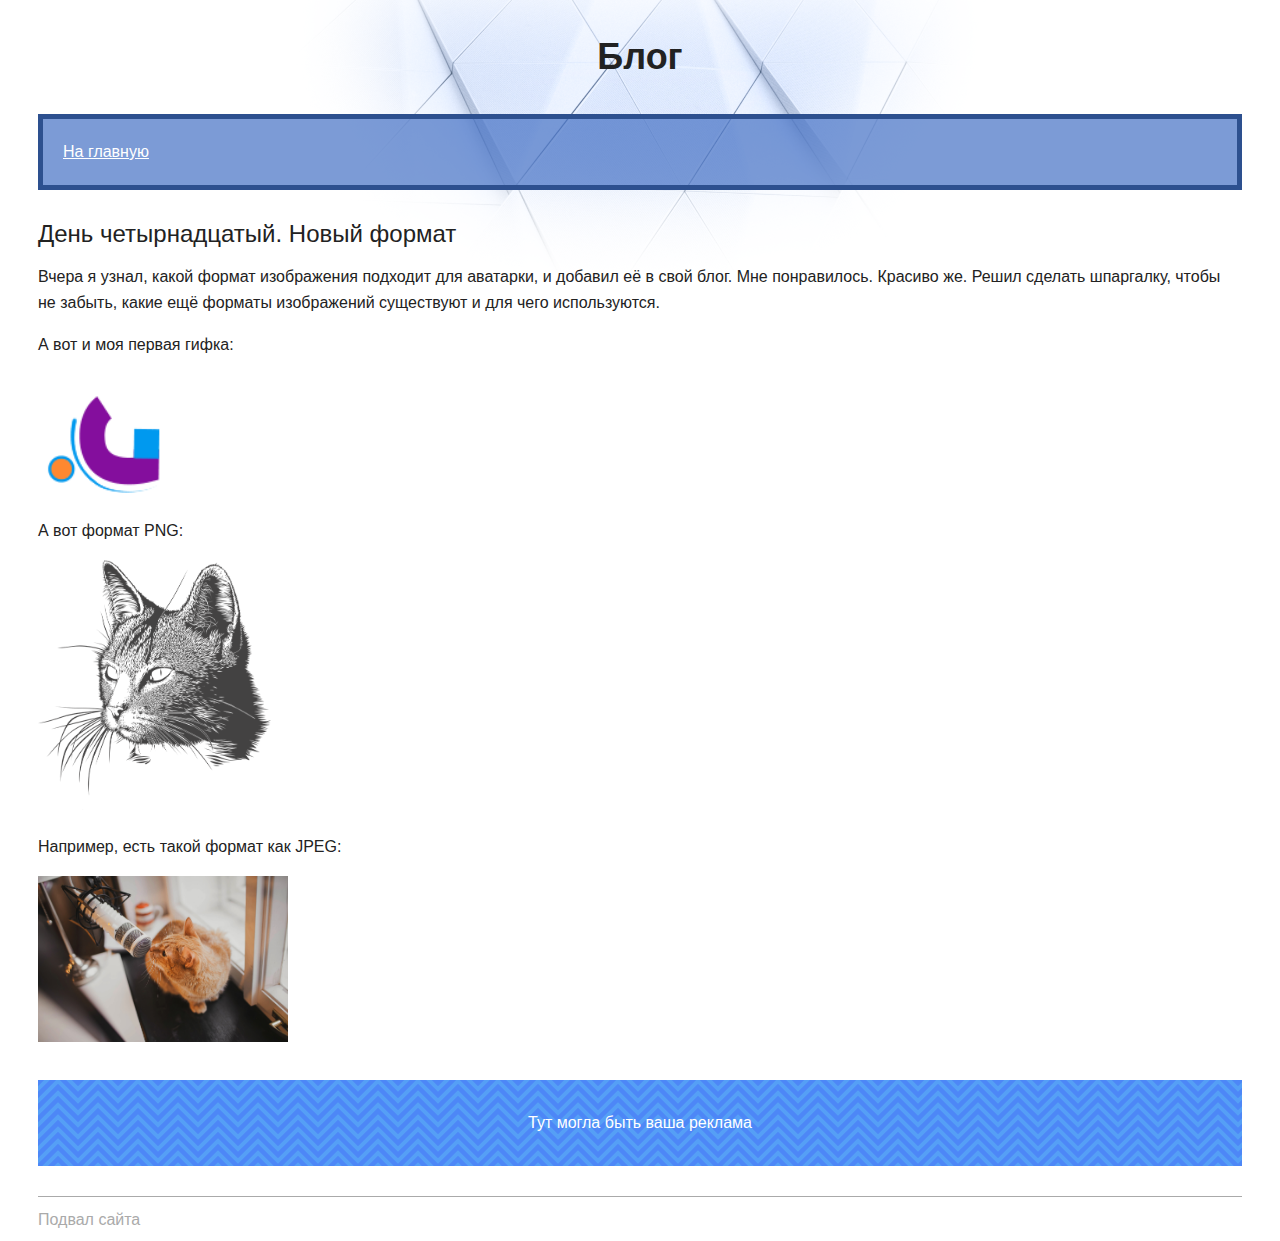
<file: source/project2/day-14.html>
<!DOCTYPE html>
<html lang="ru">
  <head>
    <meta charset="utf-8">
    <title>Сайт начинающего верстальщика</title>
    <link rel="stylesheet" href="style.css">
  </head>
  <body>
    <header>
      <p class="page-title">Блог</p>
      <nav class="blog-navigation">
        <a href="index.html">На главную</a>
      </nav>
    </header>
    <main>
      <article>
        <h1>День четырнадцатый. Новый формат</h1>
        <p>Вчера я узнал, какой формат изображения подходит для аватарки, и добавил её в свой блог. Мне понравилось. Красиво же. Решил сделать шпаргалку, чтобы не забыть, какие ещё форматы изображений существуют и для чего используются.</p>

        <p>А вот и моя первая гифка:</p>
        <img src="files/gifka.gif" width="250" height="120" alt="Анимация GIF">

        <p>А вот формат PNG:</p>
        <img src="files/portrait.png" height="250" alt="Портрет котика">

        <p>Например, есть такой формат как JPEG:</p>
        <img src="files/instructor-keks.jpg" width="250" alt="Инструктор Кекс">
      </article>
      <aside class="partnership">
        Тут могла быть ваша реклама
      </aside>
    </main>
    <footer>
      Подвал сайта
    </footer>
  </body>
</html>
</file>
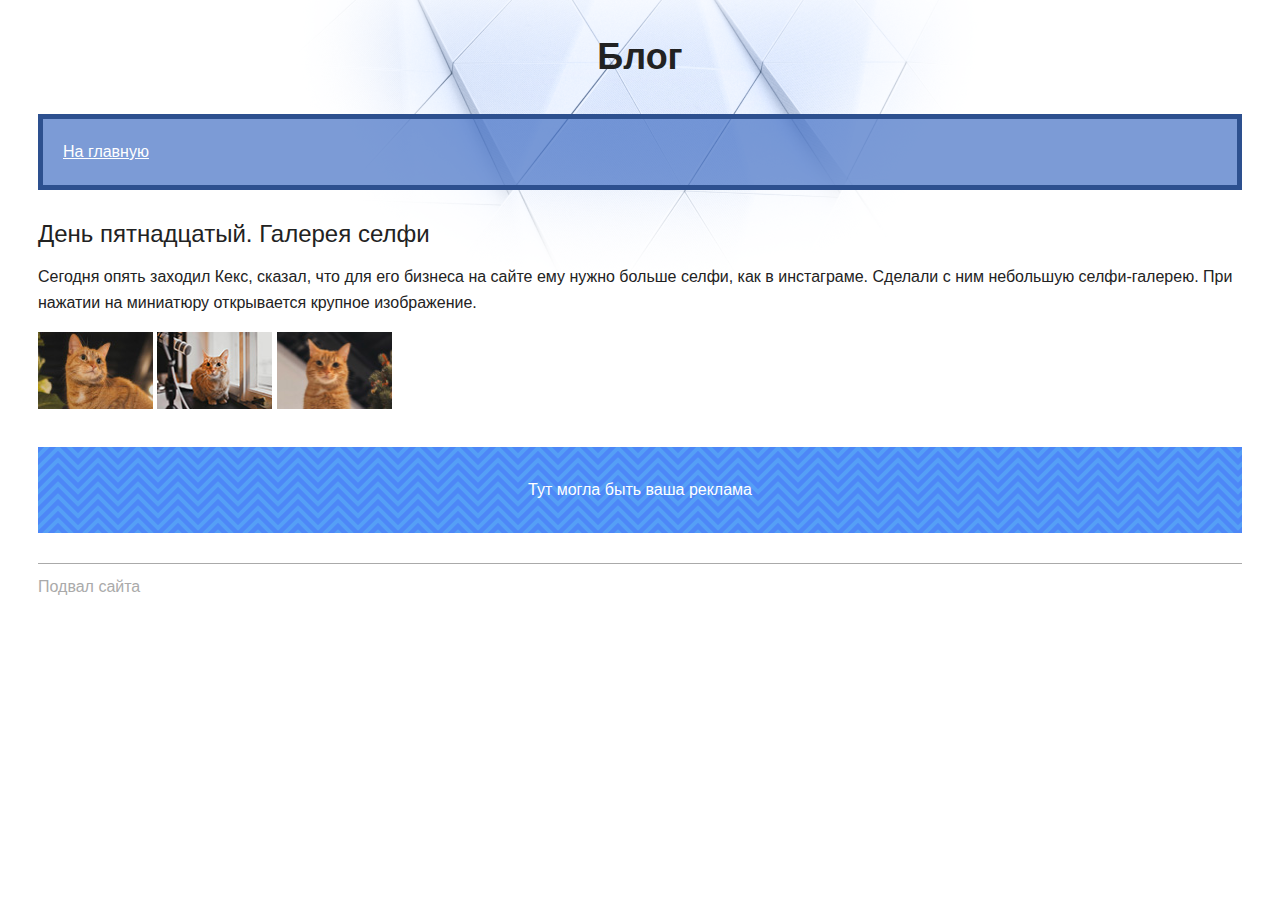
<file: source/project2/day-15.html>
<!DOCTYPE html>
<html lang="ru">
  <head>
    <meta charset="utf-8">
    <title>Сайт начинающего верстальщика</title>
    <link rel="stylesheet" href="style.css">
  </head>
  <body>
    <header>
      <p class="page-title">Блог</p>
      <nav class="blog-navigation">
        <a href="index.html">На главную</a>
      </nav>
    </header>
    <main>
      <article>
        <h1>День пятнадцатый. Галерея селфи</h1>
        <p>Сегодня опять заходил Кекс, сказал, что для его бизнеса на сайте ему нужно больше селфи, как в инстаграме. Сделали с ним небольшую селфи-галерею. При нажатии на миниатюру открывается крупное изображение.</p>
        <p>
          <a href="photo-1.html"><img src="files/preview-1.jpg" alt="Фоточка Кекса" width="115" height="77"></a>
          <a href="photo-2.html"><img src="files/preview-2.jpg" alt="Фоточка Кекса" width="115" height="77"></a>
          <a href="photo-3.html"><img src="files/preview-3.jpg" alt="Фоточка Кекса" width="115" height="77"></a>
        </p>
      </article>
      <aside class="partnership">
        Тут могла быть ваша реклама
      </aside>
    </main>
    <footer>
      Подвал сайта
    </footer>
  </body>
</html>
</file>
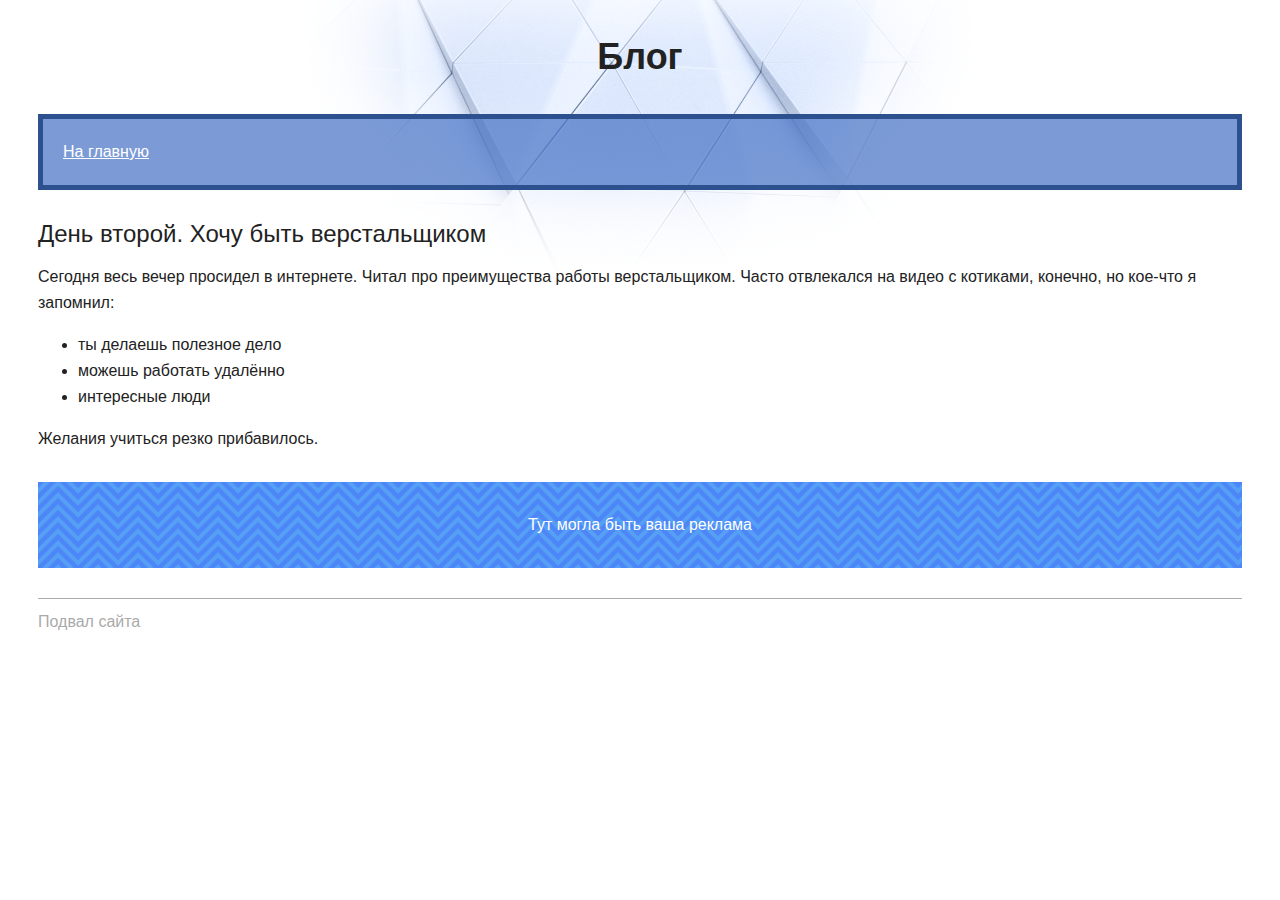
<file: source/project2/day-2.html>
<!DOCTYPE html>
<html lang="ru">
  <head>
    <meta charset="utf-8">
    <title>Дневник начинающего верстальщика</title>
    <link rel="stylesheet" href="style.css">
  </head>
  <body>
    <header>
      <p class="page-title">Блог</p>
      <nav class="blog-navigation">
        <a href="index.html">На главную</a>
      </nav>
    </header>
    <main>
      <article>
        <h1>День второй. Хочу быть верстальщиком</h1>
        <p>Сегодня весь вечер просидел в интернете. Читал про преимущества работы верстальщиком. Часто отвлекался на видео с котиками, конечно, но кое-что я запомнил:</p>

        <ul>
          <li>ты делаешь полезное дело</li>
          <li>можешь работать удалённо</li>
          <li>интересные люди</li>
        </ul>

        <p>Желания учиться резко прибавилось.</p>
      </article>
      <aside class="partnership">
        Тут могла быть ваша реклама
      </aside>
    </main>
    <footer>
      Подвал сайта
    </footer>
  </body>
</html>
</file>
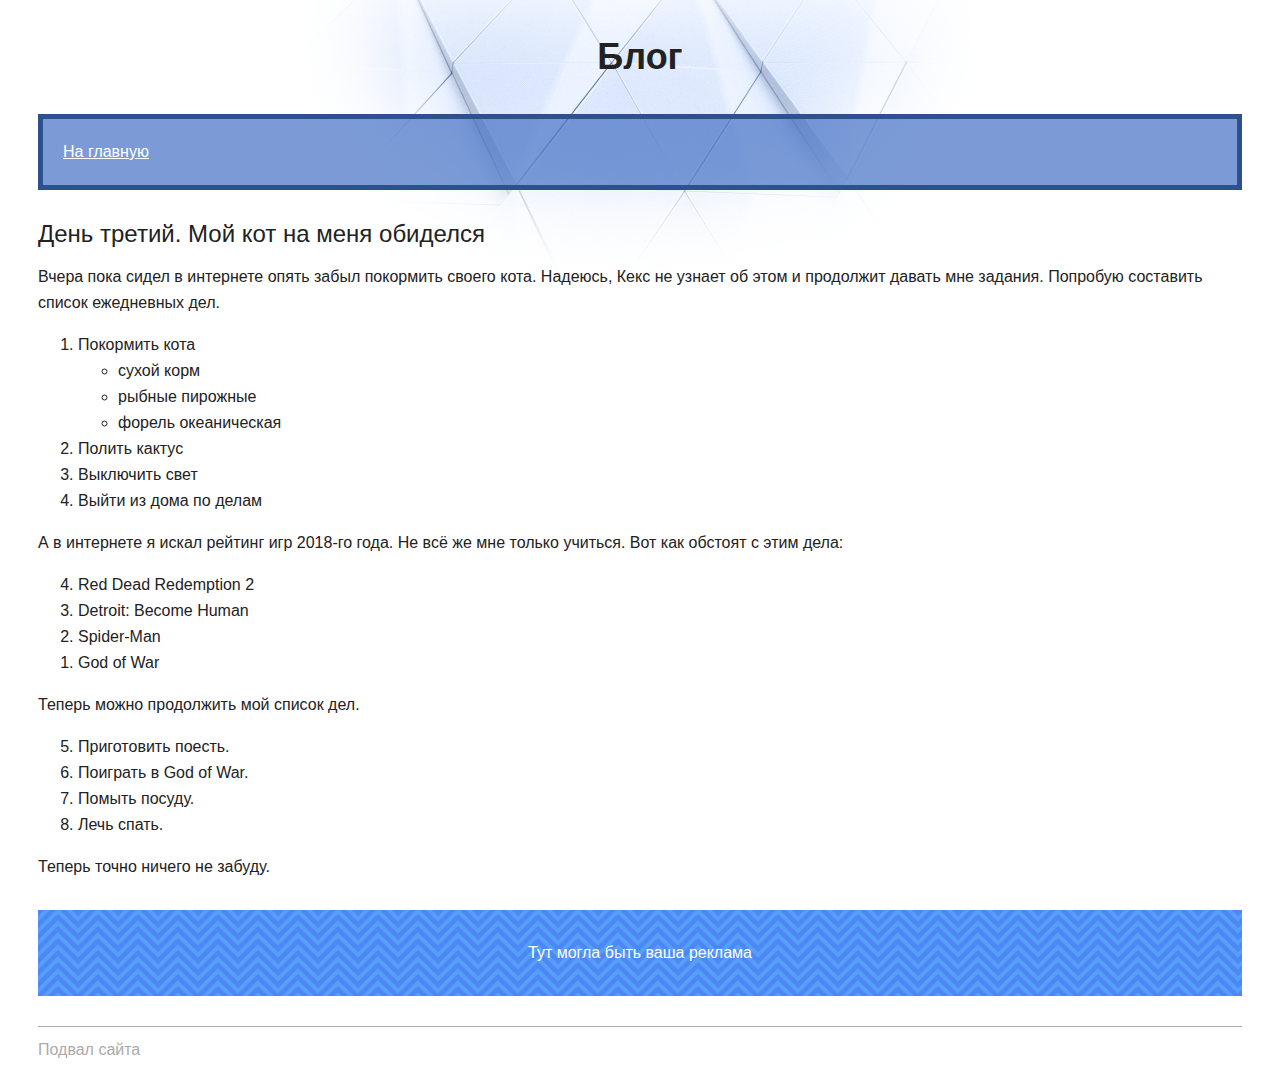
<file: source/project2/day-3.html>
<!DOCTYPE html>
<html lang="ru">
  <head>
    <meta charset="utf-8">
    <title>Сайт начинающего верстальщика</title>
    <link rel="stylesheet" href="style.css">
  </head>
  <body>
    <header>
      <p class="page-title">Блог</p>
      <nav class="blog-navigation">
        <a href="index.html">На главную</a>
      </nav>
    </header>
    <main>
      <article>
        <h1>День третий. Мой кот на меня обиделся</h1>
        <p>Вчера пока сидел в интернете опять забыл покормить своего кота. Надеюсь, Кекс не узнает об этом и продолжит давать мне задания. Попробую составить список ежедневных дел.</p>
        <ol>
          <li>Покормить кота
            <ul>
              <li>сухой корм</li>
              <li>рыбные пирожные</li>
              <li>форель океаническая</li>
            </ul>
          </li>
          <li>Полить кактус</li>
          <li>Выключить свет</li>
          <li>Выйти из дома по делам</li>
        </ol>

        <p>А в интернете я искал рейтинг игр 2018-го года. Не всё же мне только учиться. Вот как обстоят с этим дела:</p>
        <ol reversed>
          <li>Red Dead Redemption 2</li>
          <li>Detroit: Become Human</li>
          <li>Spider-Man</li>
          <li>God of War</li>
        </ol>

        <p>Теперь можно продолжить мой список дел.</p>
        <ol start="5">
          <li>Приготовить поесть.</li>
          <li>Поиграть в God of War.</li>
          <li>Помыть посуду.</li>
          <li>Лечь спать.</li>
        </ol>

        <p>Теперь точно ничего не забуду.</p>
      </article>
      <aside class="partnership">
        Тут могла быть ваша реклама
      </aside>
    </main>
    <footer>
      Подвал сайта
    </footer>
  </body>
</html>
</file>
<file: style.css>
body {
  margin: 0;
  min-width: 960px;
  font-family: "Montserrat", "Helvetica", "Arial", sans-serif;
  font-size: 16px;
  line-height: 32px;
  color: #222222;
  background-color: #f2f4f6;
  background-image: url("img/hero-bg.jpg");
  background-repeat: no-repeat;
  background-position: top center;
}

.container {
  max-width: 928px;
  margin: 0 auto;
  padding: 0 16px;
}

.page-header {
  margin: 0 0 160px;
  padding: 32px 0 32px;
}

.page-header .container,
.page-footer .container {
  max-width: 1408px;
  text-align: right;
}

.page-header a {
  margin-left: 56px;
  color: #288be6;
  text-decoration: none;
  background-repeat: no-repeat;
  background-position: left;
}

.header-email {
  padding-left: 30px;
  background-image: url("img/icon-email-header.svg");
}

.header-phone {
  padding-left: 25px;
  background-image: url("img/icon-phone-header.svg");
}

.hero-image {
  margin-bottom: 620px;
}

.hero-image .container {
  max-width: 1408px;
  text-align: center;
}

.heading {
  margin: 0 0 16px;
  font-family: "Old Standard TT", "Times", "Times New Roman", serif;
  font-size: 88px;
  line-height: 96px;
  font-weight: 400;
}

.hero-image p {
  margin: 0;
  font-size: 32px;
  line-height: 48px;
}

.intro {
  margin: 0 0 120px;
}

.subheading {
  margin: 0 0 56px;
  font-family: "Old Standard TT", "Times", "Times New Roman", serif;
  font-size: 64px;
  line-height: 80px;
  font-weight: 400;
  text-align: center;
}

.user-image {
  margin: 0 0 32px;
  text-align: center;
}

.intro h3,
.portfolio h3 {
  margin: 0 0 12px;
  font-size: 28px;
  line-height: 40px;
  font-weight: 500;
}

.intro p {
  margin: 0 0 32px;
}

.skills-list {
  margin: 0;
  padding: 0;
}

.skills-list dt {
  padding-left: 32px;
  background-repeat: no-repeat;
  background-position: left;
}

.skill-html {
  background-image: url("img/icon-html.svg");
}

.skill-css {
  background-image: url("img/icon-css.svg");
}

.level {
  margin: 4px 0 16px;
  padding: 0;
  height: 14px;
  font-size: 0;
  background-color: #ffffff;
  border: 1px solid #86c3fa;
  border-radius: 8px;
}

.level div {
  margin: 1px;
  height: 12px;
  background-color: #288be6;
  border-radius: 6px;
}

.portfolio {
  margin: 0 0 120px;
}

.projects {
  margin: 0;
  padding: 0;
  list-style: none;
}

.projects li {
  margin: 0 0 80px;
}

.project-image {
  margin: 0 0 24px;
  text-align: center;
}

.projects p {
  margin: 0 0 24px;
}

.button {
  padding: 6px 20px;
  display: inline-block;
  vertical-align: baseline;
  text-decoration: none;
  text-transform: uppercase;
  border-radius: 4px;
  background-color: #288be6;
  color: #ffffff;
}

.page-footer {
  padding: 40px 0;
  background-color: #00417d;
}

.page-footer a {
  margin-left: 56px;
  color: #ffffff;
  text-decoration: none;
  background-repeat: no-repeat;
  background-position: left;
}

.footer-email {
  padding-left: 30px;
  background-image: url("img/icon-email-footer.svg");
}

.footer-phone {
  padding-left: 25px;
  background-image: url("img/icon-phone-footer.svg");
}
</file>
<file: source/keksby/css/style.css>
.page-header {
  padding: 10px;
  background-color: #eeeeee;
}

.page-footer {
  padding: 10px;
  background-color: #eeeeee;
}
</file>
<file: source/project1/style.css>
body {
  padding: 0;
  font-family: "Arial", sans-serif;
  font-size: 14px;
  line-height: 18px;
  color: #000000;
  background: #ffffff url("img/keks-background.jpg") no-repeat 50% 0;
}

h1 {
  width: 260px;
  font-family: "Georgia", serif;
  font-size: 36px;
  line-height: 36px;
}

h2 {
  padding-bottom: 12px;
  border-bottom: 1px solid #cccccc;
}

.site-header {
  margin-bottom: 30px;
}

.skills-item {
  margin-bottom: 15px;
  padding-left: 20px;
  border-left: 10px solid #c4c4c4;
  color: #999999;
}

.standart {
  border-color: #ffc5b3;
  color: #666666;
}

/* Добавьте правило ниже */

.vip {
  border-color: #ff5a26;
  color: #000000;
}

.container {
  width: 480px;
  margin: 0 auto;
}

.site-header img {
  display: block;
  margin: 0 auto;
}

.features {
  margin-bottom: 30px;
}

.features p {
  display: inline-block;
  vertical-align: top;
  width: 30%;
  margin: 0 5px;
  text-align: center;
  background-repeat: no-repeat;
  background-position: center top;
}

.feature-kitten {
  padding-top: 60px;
  background-image: url("img/bottle.svg");
}

.feature-cat {
  padding-top: 60px;
  background-image: url("img/cat.svg");
}

.feature-train {
  padding-top: 60px;
  background-image: url("img/whistle.svg");
}

.skills-list {
  padding: 0;
  list-style: none;
}

.site-footer {
  display: flex;
  justify-content: space-between;
  color: #999999;
}
</file>
<file: source/project2/style.css>
body {
  padding: 0 30px;
  font-size: 16px;
  line-height: 26px;
  font-family: "Arial", sans-serif;
  color: #222222;

  background: #ffffff url("img/bg-page.png") no-repeat top center;
}

h1 {
  font-weight: 400;
  font-size: 24px;
  line-height: normal;
}

h2 {
  font-size: 20px;
  line-height: normal;
}

aside {
  margin: 20px 0;
  color: #c4c4c4;
}

pre,
code {
  background-color: #fafaff;
  border: 1px solid #c6c4f4;
  border-radius: 4px;
  color: #3632ad;
  font-family: "Courier New", "Courier", monospace;
}

pre {
  padding: 5px;
}

code {
  padding: 2px 5px;
}

pre code {
  background-color: transparent;
  border-radius: 0;
  border: none;
}


blockquote {
  padding-left: 14px;
  border-left: 2px solid #6a2cce;

  color: #6a2cce;
}

cite {
  color: #222222;
}

time {
  color: #6a2cce;
}

a[href] {
  color: #0099ef;
  text-decoration: underline;
}

del {
  color: #ff4400;
}

ins {
  color: rgb(105, 178, 83);
}

del,
ins {
  text-decoration: none;
}

em,
i {
  font-style: normal;
}

.avatar {
  border-radius: 50%;
}

.avatar-container {
  text-align: center;
}

.blog-navigation {
  margin-bottom: 30px;
  padding: 20px;

  background-color: rgba(68, 112, 196, 0.7);
  border: 5px solid #2d508f;

  color: #ffffff;
}

.blog-navigation h2 {
  margin-top: 0;
}

.blog-navigation ul {
  list-style: none;
  padding-left: 0;
}

.blog-navigation li {
  margin-bottom: 5px;
}

.blog-navigation a {
  color: #ffffff;
}

.skills dd {
  margin: 0;
  margin-bottom: 10px;

  background-color: #e8e8e8;
}

.skills-level {
  font-size: 12px;
  text-align: center;
  color: #ffffff;
  background-color: #4470c4;
}

.skills-level-ok {
  background-color: #47bb52;
}

.days {
  list-style: none;
  padding-left: 0;
}

figure {
  margin-left: 0;
  margin-right: 0;
}

figure img {
  vertical-align: middle;
  border: 8px solid rgb(202, 224, 248);
}

figcaption {
  width: 502px;
  padding-bottom: 8px;
  font-size: 12px;
  letter-spacing: 0.02em;
  font-style: italic;
  text-align: center;
  background-color: rgb(202, 224, 248);
}

.pagination a {
  display: inline-block;
  margin-right: 30px;
  margin-bottom: 15px;
}

.pagination {
  text-align: center;
  color: #888888;
}

.danger-text {
  color: #ff4400;
}

.danger-block {
  padding: 5px 10px;
  background-color: #ffd0bf;
}

.no-danger-block {
  padding: 5px 10px;
  background-color: #c6f5f0;
}

footer {
  margin-top: 30px;
  padding-top: 10px;
  color: #aaaaaa;
  border-top: 1px solid #aaaaaa;
}

.page-title {
  font-weight: bold;
  font-size: 36px;
  line-height: 42px;
  font-family: "Verdana", sans-serif;
  text-align: center;
}

.partnership {
  margin: 30px 0;
  padding: 30px;
  text-align: center;
  color: #ffffff;
  background-color: #4a87fa;
  background-image: url("img/bg-partnership.svg");
}

.underline {
  text-decoration: underline;
}

.line-through {
  text-decoration: line-through;
}

.overline {
  text-decoration: overline;
}

.italic {
  font-style: italic;
}
</file>
<file: source/project4/setting.css>
* {
    box-sizing: border-box;
  }
  
  .visually-hidden:not(:focus):not(:active),
  input[type="checkbox"].visually-hidden,
  input[type="radio"].visually-hidden {
    position: absolute;
  
    width: 1px;
    height: 1px;
    margin: -1px;
    border: 0;
    padding: 0;
  
    white-space: nowrap;
  
    clip-path: inset(100%);
    clip: rect(0 0 0 0);
    overflow: hidden;
  }
  
  body {
    margin: 0;
    font-family: "Verdana", "Tahoma", sans-serif;
    font-size: 12px;
    line-height: 16px;
  }
  
  a {
    font: inherit;
    color: inherit;
    text-decoration: none;
  }
  
  .container {
    display: flex;
    position: relative;
    max-width: 600px;
    margin: 0 auto;
    padding: 0 10px;
  }
  
  .page-header .container {
    min-height: 42px;
  }
  
  .inner-heading {
    margin-top: 20px;
    margin-right: 0;
    margin-bottom: 4px;
    margin-left: 0;
    font-size: 24px;
    line-height: 32px;
  }
  
  .header-logo,
  .header-link {
    display: flex;
    margin-right: auto;
    align-items: center;
  }
  
  .header-link {
    font-size: 14px;
    line-height: 20px;
  }
  
  .header-link::before {
    content: "";
    width: 10px;
    height: 18px;
    padding-right: 8px;
    display: inline-block;
    vertical-align: text-bottom;
  }
  
  /* Переключение тем */
  .theme-button {
    position: relative;
    flex-shrink: 0;
    margin: auto 0;
    padding-top: 7px;
    padding-right: 16px;
    padding-bottom: 7px;
    padding-left: 36px;
    font-size: 12px;
    border-radius: 2px;
    background-color: transparent;
    cursor: pointer;
  }
  
  .theme-button::before {
    position: absolute;
    content: "";
    width: 15px;
    height: 15px;
    top: 7px;
    left: 12px;
  }
  
  .theme-button:active {
    opacity: 0.8;
  }
  
  .menu {
    position: relative;
    margin-right: -10px;
    margin-left: 24px;
    width: 42px;
    height: 42px;
    font-size: 0;
    border: none;
    cursor: pointer;
    background-repeat: no-repeat;
    background-position: center;
  }
  
  .menu-close {
    background-image: url("img/menu-close.svg");
  }
  
  .menu-open:active,
  .menu-close:active {
    opacity: 0.8;
  }
  
  .main-menu {
    position: absolute;
    z-index: 1;
    padding: 0;
    top: 42px;
    right: 0;
  }
  
  .menu-open + .main-menu {
    display: none;
  }
  
  .main-menu ul {
    list-style: none;
    margin: 0;
    padding: 10px 0;
  }
  
  .main-menu a {
    display: block;
    padding-top: 10px;
    padding-right: 56px;
    padding-bottom: 10px;
    padding-left: 20px;
  }
  
  .main-menu a:active {
    opacity: 0.8;
  }
  
  .index-main,
  .inner-main,
  .inner-news {
    padding: 0;
    min-height: calc(100vh - 84px);
  }
  
  .index-main .container,
  .inner-main .container,
  .inner-news .container {
    flex-direction: column;
  }
  
  .news-view {
    display: flex;
    margin: 20px 0;
  }
  
  .news-view button {
    position: relative;
    display: block;
    margin-right: 10px;
    padding-top: 7px;
    padding-right: 16px;
    padding-bottom: 7px;
    padding-left: 34px;
    border-radius: 16px;
    background-color: transparent;
  }
  
  .row-view::before {
    position: absolute;
    content: "";
    top: 9px;
    left: 16px;
    width: 12px;
    height: 10px;
  }
  
  .tile-view::before {
    position: absolute;
    content: "";
    top: 9px;
    left: 16px;
    width: 10px;
    height: 10px;
  }
  
  .news-list {
    margin-bottom: 20px;
  }
  
  .news-list-heading {
    flex-basis: 100%;
  }
  
  .new-block {
    display: flex;
    margin-bottom: 10px;
    padding-top: 12px;
    padding-right: 12px;
    padding-bottom: 16px;
    padding-left: 12px;
  }
  
  .new-block img {
    flex-shrink: 0;
    margin-right: 12px;
    width: 56px;
    height: 56px;
    object-fit: cover;
  }
  
  .new-block h3 {
    margin: 0;
    margin-bottom: 4px;
    font-size: 14px;
    line-height: 20px;
  }
  
  .new-block p {
    margin: 0;
    margin-bottom: 8px;
  }
  
  .new-block time {
    margin: 0;
  }
  
  .list-tiles-view.news-list {
    display: flex;
    flex-wrap: wrap;
    margin-bottom: 20px;
    margin-right: -10px;
  }
  
  .list-tiles-view .new-block {
    flex-basis: calc(50% - 10px);
    margin-right: 10px;
    margin-bottom: 15px;
    flex-direction: column;
  }
  
  .list-tiles-view .new-block img {
    position: relative;
    width: calc(100% + 24px);
    top: -12px;
    left: -12px;
    height: 146px;
    margin-right: 0;
  }
  
  .list-tiles-view .new-block .new-block-text {
    display: flex;
    flex-direction: column;
    flex-grow: 1;
  }
  
  .list-tiles-view .new-block time {
    margin-top: auto;
  }
  
  .cookies-agreement {
    z-index: 1;
    display: flex;
    flex-direction: column;
    position: fixed;
    bottom: 0;
    width: 100%;
    padding-top: 10px;
    padding-right: 20px;
    padding-bottom: 20px;
    padding-left: 20px;
  }
  
  .cookies-agreement .button {
    margin-left: auto;
  }
  
  .cookies-agreement-closed {
    display: none;
  }
  
  .button {
    font-size: 12px;
    border: none;
    padding: 7px 16px;
    border-radius: 2px;
    cursor: pointer;
  }
  
  .button:active {
    opacity: 0.8;
  }
  
  .page-footer {
    margin-top: auto;
    min-height: 42px;
  }
  
  .footer-logo {
    margin-left: auto;
    display: block;
    padding-top: 6px;
    padding-right: 0;
    padding-bottom: 3px;
    padding-left: 0;
  }
  
  .page-footer p {
    margin: auto 0;
  }
  
  .subscription {
    display: flex;
    margin-bottom: 12px;
    padding: 20px 12px;
  }
  
  .subscription-message {
    position: relative;
    margin-left: 24px;
    padding-top: 12px;
    padding-right: 32px;
    padding-left: 16px;
    padding-bottom: 40px;
    border-radius: 0 32px;
    font-size: 18px;
    line-height: 24px;
  }
  
  .subscription-message::before {
    position: absolute;
    content: "";
    width: 48px;
    height: 48px;
    top: 0;
    left: -24px;
  }
  
  .subscription-inner {
    position: relative;
    flex-grow: 1;
    margin-right: 10px;
  }
  
  .subscription-label {
    position: absolute;
    top: -12px;
    font-size: 10px;
    line-height: 14px;
  }
  
  .subscription-email {
    width: 100%;
    height: 30px;
    border: none;
    background-color: transparent;
    font: inherit;
    font-size: 14px;
    line-height: 30px;
    outline: none;
  }
  
  .subscription-email::placeholder {
    color: #aaaaaa;
    font: inherit;
    font-size: 14px;
    font-style: italic;
  }
  
  .subscription-email:focus::placeholder {
    font-size: 0;
  }
  
  .subscription-email:hover::placeholder,
  .subscription-email:active::placeholder {
    opacity: 0.5;
  }
  
  /* стили страницы новости */
  .comment-form {
    display: flex;
    flex-wrap: wrap;
    margin-bottom: 30px;
    padding: 20px 12px;
  }
  
  .comment-inner {
    position: relative;
    width: 100%;
  }
  
  .comment-label {
    position: absolute;
    top: -16px;
    left: -9px;
    padding: 4px 8px;
    font-size: 10px;
    line-height: 14px;
  }
  
  .comment-field {
    width: 100%;
    height: 30px;
    padding: 0 10px;
    border: none;
    background-color: transparent;
    font: inherit;
    font-size: 14px;
    line-height: 30px;
  }
  
  .comment-field::placeholder {
    color: #aaaaaa;
    font: inherit;
    font-size: 14px;
    font-style: italic;
  }
  
  .comment-field:focus::placeholder {
    font-size: 0;
  }
  
  .comment-field:hover::placeholder,
  .comment-field:active::placeholder {
    opacity: 0.5;
  }
  
  .inner-news .inner-heading {
    margin-bottom: 20px;
  }
  
  .news-full {
    position: relative;
    display: flex;
    flex-direction: column;
    margin-bottom: 24px;
  }
  
  .news-full img {
    margin-bottom: 4px;
    width: 100%;
    height: 220px;
    object-fit: cover;
  }
  
  .news-full .news-stats {
    display: flex;
    justify-content: space-between;
  }
  
  .news-full .heart {
    padding: 12px 10px;
    min-width: 40px;
    min-height: 34px;
    font-family: inherit;
    font-weight: bold;
    font-size: 16px;
    border: none;
    background-color: transparent;
    background-repeat: no-repeat;
    background-position: 12px;
    cursor: pointer;
  }
  
  .heart .likes-number {
    margin-left: 24px;
    line-height: 14px;
  }
  
  .news-full time {
    margin-top: 14px;
    margin-right: 12px;
    margin-bottom: 8px;
    margin-left: 0;
  }
  
  .news-full p {
    margin-top: 0;
    margin-right: 12px;
    margin-bottom: 16px;
    margin-left: 12px;
    font-size: 14px;
    line-height: 24px;
  }
  
  .comment-feed h2 {
    margin-top: 0;
    margin-bottom: 12px;
  }
  
  .comment-list {
    margin-top: 0;
    margin-right: 0;
    margin-bottom: 12px;
    margin-left: 0;
    padding: 0;
    list-style: none;
    counter-reset: comments;
  }
  
  .comment-list li {
    margin-bottom: 6px;
    padding: 10px 12px;
    min-height: 36px;
    font-size: 14px;
    line-height: 24px;
  }
  
  .comment-list .user-comment {
    position: relative;
    display: flex;
  }
  
  .comment-list .user-comment::before {
    counter-increment: comments;
    content: "#" counter(comments);
    padding-right: 12px;
    margin-right: 12px;
    border-right: 1px solid;
    font-weight: bold;
  }
  
  .comment-list .user-comment::after {
    position: absolute;
    content: "";
    width: 0;
    height: 0;
    bottom: 0;
    left: -8px;
    border: 4px solid;
    border-left-color: transparent;
    border-top-color: transparent;
  }
  
  @keyframes comment-blink-light {
    0% {
      background-color: #b6aaff;
      opacity: 0;
    }
  
    20% {
      opacity: 0.8;
    }
  }
  
  @keyframes comment-blink-light-after {
    0% {
      border-right-color: #b6aaff;
      border-bottom-color: #b6aaff;
      opacity: 0;
    }
  
    20% {
      opacity: 0.8;
    }
  }
  
  @keyframes comment-blink-dark {
    0% {
      background-color: #473c8d;
      opacity: 0;
    }
  
    20% {
      opacity: 1;
    }
  }
  
  @keyframes comment-blink-dark-after {
    0% {
      border-right-color: #473c8d;
      border-bottom-color: #473c8d;
      opacity: 0;
    }
  
    20% {
      opacity: 1;
    }
  }
  
  /* темы */
  .dark-theme .header-logo {
    filter: invert(1) hue-rotate(180deg) brightness(2);
  }
  
  /* Светлая тема */
  .light-theme {
    color: #333333;
    background-color: #eae9f2;
  }
  
  .light-theme .page-header {
    background-color: #ffffff;
    box-shadow: 0 2px 2px rgba(0, 0, 0, 0.2);
  }
  
  .light-theme .header-link {
    color: #6653d9;
  }
  
  .light-theme .header-link::before {
    background-image: url("img/arrow-back-light.svg");
    background-repeat: no-repeat;
    background-position: 0 0;
  }
  
  .light-theme .theme-button {
    color: #6653d9;
    border: 1px solid #6653d9;
  }
  
  .light-theme .theme-button::before {
    background-image: url("img/moon-normal.svg");
  }
  
  .light-theme .theme-button:focus,
  .light-theme .theme-button:hover {
    color: #ffffff;
    background-color: #6653d9;
  }
  
  .light-theme .theme-button:focus {
    outline-color: #b6aaff;
  }
  
  .light-theme .theme-button:focus::before,
  .light-theme .theme-button:hover::before {
    background-image: url("img/moon-hover.svg");
  }
  
  .light-theme .menu-open {
    background-color: #ffffff;
    background-image: url("img/menu-open-light.svg");
  }
  
  .light-theme .menu:focus {
    outline-color: #b6aaff;
  }
  
  .light-theme .menu-open:focus,
  .light-theme .menu-open:hover {
    background-color: #6653d9;
    background-image: url("img/menu-open-dark.svg");
  }
  
  .light-theme .menu-close {
    background-color: #6653d9;
  }
  
  .light-theme .menu-close:focus,
  .light-theme .menu-close:hover {
    background-color: #473c8d;
  }
  
  .light-theme .main-menu {
    background-color: #6653d9;
    color: #ffffff;
  }
  
  .light-theme .main-menu a:focus,
  .light-theme .main-menu a:hover {
    background-color: #473c8d;
  }
  
  .light-theme .main-menu a:focus {
    outline-color: #b6aaff;
  }
  
  .light-theme .news-view button {
    border: 1px solid #6653d9;
    color: #6653d9;
  }
  
  .light-theme .news-view button:focus,
  .light-theme .news-view button:hover,
  .light-theme .news-view button:active,
  .light-theme .news-view .view-checked {
    background-color: #6653d9;
    color: #ffffff;
  }
  
  .light-theme .news-view button:focus {
    outline-color: #b6aaff;
  }
  
  .light-theme .news-view .row-view:focus::before,
  .light-theme .news-view .row-view:hover::before,
  .light-theme .news-view .row-view:active::before {
    background-image: url("img/rows-light-checked.svg");
  }
  
  .light-theme .news-view .tile-view:focus::before,
  .light-theme .news-view .tile-view:hover::before,
  .light-theme .news-view .tile-view:active::before {
    background-image: url("img/tiles-light-checked.svg");
  }
  
  .light-theme .row-view::before {
    background-image: url("img/rows-light.svg");
  }
  
  .light-theme .tile-view::before {
    background-image: url("img/tiles-light.svg");
  }
  
  .light-theme .row-view.view-checked::before {
    background-image: url("img/rows-light-checked.svg");
  }
  
  .light-theme .tile-view.view-checked::before {
    background-image: url("img/tiles-light-checked.svg");
  }
  
  .light-theme .new-block {
    background-color: #ffffff;
    box-shadow: 0 1px 4px rgba(0, 0, 0, 0.2);
  }
  
  .light-theme .news-full {
    background-color: #ffffff;
    box-shadow: 0 1px 4px rgba(0, 0, 0, 0.2);
  }
  
  .light-theme .new-block time {
    color: #aaaaaa;
  }
  
  .light-theme .news-full time {
    color: #aaaaaa;
  }
  
  .light-theme .cookies-agreement {
    background-color: #fdeacd;
    box-shadow: 0 -1px 4px rgba(0, 0, 0, 0.2);
  }
  
  .light-theme .button {
    background-color: #6653d9;
    color: #ffffff;
  }
  
  .light-theme .button:focus,
  .light-theme .button:not(:disabled):hover {
    background-color: #473c8d;
  }
  
  .light-theme .button:focus {
    outline-color: #b6aaff;
  }
  
  .light-theme .page-footer {
    background-color: #6653d9;
    color: #ffffff;
  }
  
  .light-theme .subscription,
  .light-theme .comment-form {
    background-color: #ffffff;
    box-shadow: 0 1px 4px rgba(0, 0, 0, 0.2);
  }
  
  .light-theme .subscription-message {
    background-color: #6653d9;
    color: #eae9f2;
  }
  
  .light-theme .subscription-message::before {
    background-image: url("img/icon-ok-light.svg");
  }
  
  .light-theme .subscription-label,
  .light-theme .comment-label {
    color: #6653d9;
  }
  
  .light-theme .subscription-email,
  .light-theme .comment-field {
    border: 1px solid #eae9f2;
    color: #333333;
  }
  
  .light-theme .heart {
    color: #6653d9;
    background-image: url("img/icon-heart-light.svg");
    opacity: 0.7;
  }
  
  .light-theme .heart.added {
    background-image: url("img/icon-heart-light-added.svg");
  }
  
  .page .heart:focus,
  .page .heart:hover {
    opacity: 1;
  }
  
  .light-theme .heart:focus {
    outline-color: #b6aaff;
  }
  
  .light-theme .heart:active {
    opacity: 1;
    background-image: url("img/icon-heart-light-active.svg");
  }
  
  .light-theme .comment-list li {
    background-color: #ffffff;
  }
  
  .light-theme .user-comment::before {
    border-right-color: #eae9f2;
    color: #cdcdcd;
  }
  
  .light-theme .user-comment::after {
    border-right-color: #ffffff;
    border-bottom-color: #ffffff;
  }
  
  .light-theme .comment-label {
    background-color: #ffffff;
  }
  
  .light-theme .comment-field:focus {
    outline-color: #b6aaff;
  }
  
  /* Тёмная тема */
  .dark-theme {
    color: #f2f2f2;
    background-color: #17161a;
  }
  
  .dark-theme .page-header {
    background-color: #373540;
    box-shadow: 0 2px 2px rgba(0, 0, 0, 0.6);
  }
  
  .dark-theme .header-link {
    color: #9484f2;
  }
  
  .dark-theme .header-link::before {
    background-image: url("img/arrow-back-dark.svg");
    background-repeat: no-repeat;
    background-position: 0 0;
  }
  
  .dark-theme .theme-button {
    color: #9484f2;
    border: 1px solid #9484f2;
  }
  
  .dark-theme .theme-button::before {
    background-image: url("img/sun-normal.svg");
  }
  
  .dark-theme .theme-button:focus,
  .dark-theme .theme-button:hover {
    color: #17161a;
    background-color: #9484f2;
  }
  
  .dark-theme .theme-button:focus {
    outline-color: #6653d9;
  }
  
  .dark-theme .theme-button:focus::before,
  .dark-theme .theme-button:hover::before {
    background-image: url("img/sun-hover.svg");
  }
  
  .dark-theme .menu:focus {
    outline-color: #6653d9;
  }
  
  .dark-theme .menu-open {
    background-color: #373540;
    background-image: url("img/menu-open-dark.svg");
  }
  
  .dark-theme .menu-open:focus,
  .dark-theme .menu-open:hover {
    background-color: #473c8d;
    background-image: url("img/menu-open-dark.svg");
  }
  
  .dark-theme .menu-close {
    background-color: #473c8d;
  }
  
  .dark-theme .menu-close:focus,
  .dark-theme .menu-close:hover {
    background-color: #6653d9;
  }
  
  .dark-theme .main-menu {
    background-color: #473c8d;
    color: #f2f2f2;
  }
  
  .dark-theme .main-menu a:focus {
    outline-color: #6653d9;
  }
  
  .dark-theme .main-menu a:focus,
  .dark-theme .main-menu a:hover {
    background-color: #6653d9;
  }
  
  .dark-theme .news-view button {
    border: 1px solid #9484f2;
    color: #9484f2;
  }
  
  .dark-theme .news-view button:focus {
    outline-color: #6653d9;
  }
  
  .dark-theme .news-view button:focus,
  .dark-theme .news-view button:hover,
  .dark-theme .news-view button:active,
  .dark-theme .news-view .view-checked {
    background-color: #9484f2;
    color: #17161a;
  }
  
  .dark-theme .news-view .row-view:focus::before,
  .dark-theme .news-view .row-view:hover::before,
  .dark-theme .news-view .row-view:active::before {
    background-image: url("img/rows-dark-checked.svg");
  }
  
  .dark-theme .news-view .tile-view:focus::before,
  .dark-theme .news-view .tile-view:hover::before,
  .dark-theme .news-view .tile-view:active::before {
    background-image: url("img/tiles-dark-checked.svg");
  }
  
  .dark-theme .row-view::before {
    background-image: url("img/rows-dark.svg");
  }
  
  .dark-theme .tile-view::before {
    background-image: url("img/tiles-dark.svg");
  }
  
  .dark-theme .row-view.view-checked::before {
    background-image: url("img/rows-dark-checked.svg");
  }
  
  .dark-theme .tile-view.view-checked::before {
    background-image: url("img/tiles-dark-checked.svg");
  }
  
  .dark-theme .new-block {
    background-color: #2a2930;
    box-shadow: 0 1px 4px rgba(0, 0, 0, 0.6);
  }
  
  .dark-theme .news-full {
    background-color: #2a2930;
    box-shadow: 0 1px 4px rgba(0, 0, 0, 0.6);
  }
  
  .dark-theme .new-block time {
    color: #888888;
  }
  
  .dark-theme .news-full time {
    color: #888888;
  }
  
  .dark-theme .cookies-agreement {
    background-color: #473c8d;
    box-shadow: 0 -1px 4px rgba(0, 0, 0, 0.6);
  }
  
  .dark-theme .button {
    background-color: #9484f2;
    color: #17161a;
  }
  
  .dark-theme .button:focus {
    outline-color: #6653d9;
  }
  
  .dark-theme .button:focus,
  .dark-theme .button:not(:disabled):hover {
    background-color: #b6aaff;
  }
  
  .dark-theme .page-footer {
    background-color: #0a0910;
    color: #f2f2f2;
  }
  
  .dark-theme .subscription,
  .dark-theme .comment-form {
    background-color: #2a2930;
    box-shadow: 0 1px 4px rgba(0, 0, 0, 0.6);
  }
  
  .dark-theme .subscription-message {
    background-color: #9484f2;
    color: #17161a;
  }
  
  .dark-theme .subscription-message::before {
    background-image: url("img/icon-ok-dark.svg");
  }
  
  .dark-theme .subscription-label,
  .dark-theme .comment-label {
    color: #9484f2;
  }
  
  .dark-theme .comment-label {
    background-color: #2a2930;
  }
  
  .dark-theme .subscription-email,
  .dark-theme .comment-field {
    border: 1px solid #473c8d;
    color: #f2f2f2;
  }
  
  .dark-theme .heart {
    color: #9484f2;
    background-image: url("img/icon-heart-dark.svg");
    opacity: 0.7;
  }
  
  .dark-theme .heart:focus {
    outline-color: #6653d9;
  }
  
  .dark-theme .heart.added {
    background-image: url("img/icon-heart-dark-added.svg");
  }
  
  .dark-theme .heart:active {
    opacity: 1;
    background-image: url("img/icon-heart-dark-active.svg");
  }
  
  .dark-theme .comment-list li {
    background-color: #2a2930;
  }
  
  .dark-theme .user-comment::before {
    border-right-color: #17161a;
    color: rgba(255, 255, 255, 0.3);
  }
  
  .dark-theme .user-comment::after {
    border-right-color: #2a2930;
    border-bottom-color: #2a2930;
  }
  
  .dark-theme .comment-field:focus {
    outline-color: #6653d9;
  }
</file>
<file: source/project4/style.css>
/* Стили текста-кнопки */
.tooltip-button {
    cursor: pointer;
    position: relative;
    padding: 1px 8px;
    border: none;
    color: inherit;
    font: inherit;
  }
  
  .tooltip-button::after {
    position: absolute;
    content: "";
    top: 0;
    right: 0;
    width: 0;
    height: 0;
    border: 4px solid;
    border-left-color: transparent;
    border-bottom-color: transparent;
  }
  
  /* Стили тултипа */
  @keyframes tooltip-opener {
    0% {
      transform: translate(50%) scaleX(0);
    }
  
    100% {
      transform: translate(100%) scaleX(100%);
    }
  }
  
  .tooltip {
    z-index: 2;
    display: none;
    flex-direction: row-reverse;
    position: fixed;
    max-width: 256px;
    right: 0;
    top: 160px;
    border-radius: 8px 0 0 8px;
  }
  
  .opened {
    display: flex;
    animation: tooltip-opener 150ms;
  }
  
  .tooltip-text {
    display: flex;
    align-items: center;
    padding: 10px;
  }
  
  .close-button {
    min-height: 64px;
    display: flex;
    justify-content: center;
    align-items: center;
    width: 30px;
    margin: 0;
    padding: 0;
    border-radius: 8px 0 0 8px;
  }
  
  .close-button span {
    display: inline-block;
    vertical-align: middle;
    transform: rotate(-90deg);
  }
  
  /* Стили блока ввода комментария */
  .comment-area {
    height: unset;
    resize: none;
    margin-bottom: 10px;
    padding-top: 4px;
    padding-bottom: 4px;
    line-height: 24px;
  }
  
  .text-counter {
    display: inline-block;
    vertical-align: baseline;
    padding: 7px 0;
    margin-right: auto;
  }
  
  .comment-form.warning .comment-label {
    color: #f05b29;
  }
  
  .comment-form.warning .comment-area {
    color: #f05b29;
    border-color: #f05b29;
  }
  
  .comment-form.warning .comment-area:focus {
    outline-color: #f05b29;
  }
  
  .comment-form.warning .char-counter {
    color: #f05b29;
    font-weight: bold;
  }
  
  .submit-button:disabled {
    opacity: 0.25;
  }
  
  /* Цветовые темы */
  .light-theme .tooltip {
    background-color: #ffffff;
    box-shadow: 0 0 16px rgba(0, 0, 0, 0.5);
  }
  
  .light-theme .tooltip-button {
    background-color: #f2f2f2;
  }
  
  .light-theme .tooltip-button:focus,
  .light-theme .tooltip-button:hover {
    background-color: #6653d9;
    color: #ffffff;
    outline-color: #b6aaff;
  }
  
  .tooltip-button:active {
    opacity: 0.6;
  }
  
  .light-theme .tooltip-button::after {
    border-right-color: #6653d9;
    border-top-color: #6653d9;
  }
  
  .dark-theme .tooltip {
    background-color: #2a2930;
    box-shadow: 0 0 16px rgba(0, 0, 0, 1);
  }
  
  .dark-theme .tooltip-button {
    background-color: #0a0910;
  }
  
  .dark-theme .tooltip-button:focus,
  .dark-theme .tooltip-button:hover {
    outline-color: #6653d9;
    background-color: #b6aaff;
    color: #17161a;
  }
  
  .dark-theme .tooltip-button::after {
    border-right-color: #b6aaff;
    border-top-color: #b6aaff;
  }
</file>
